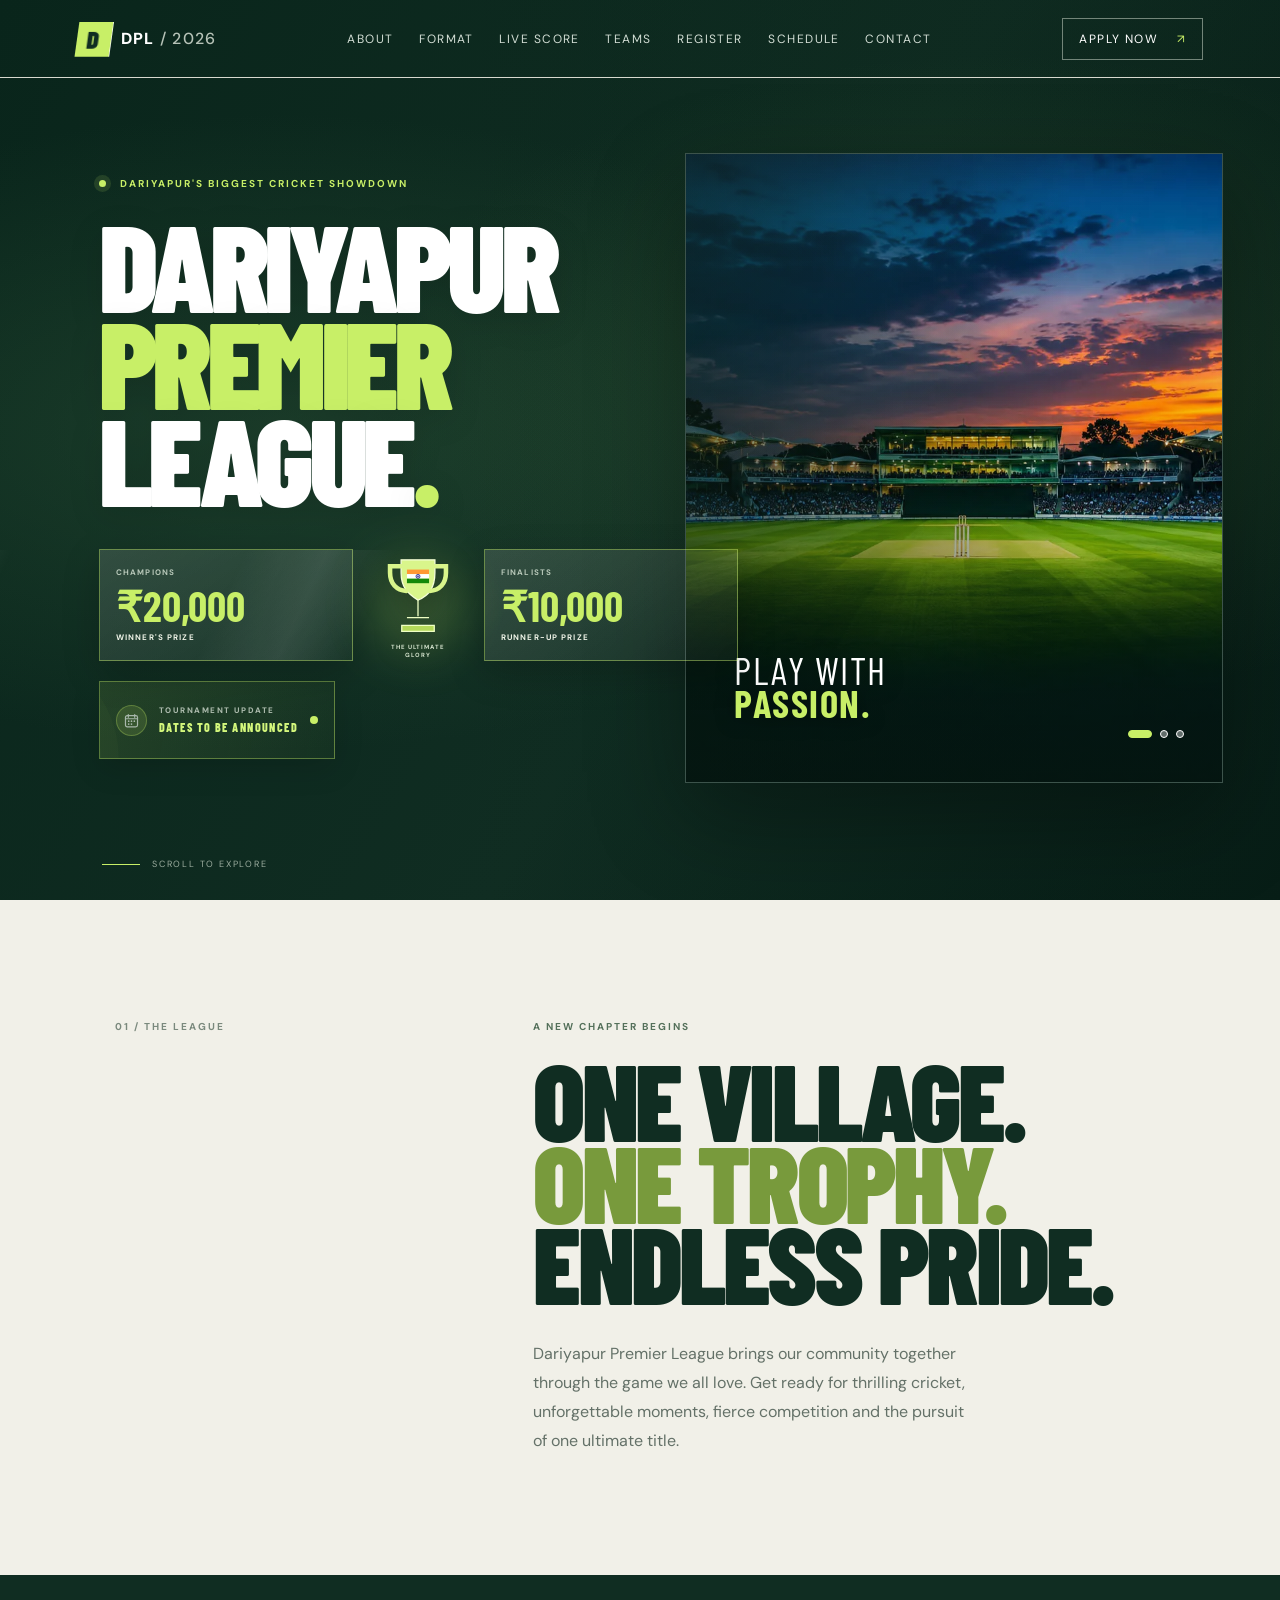
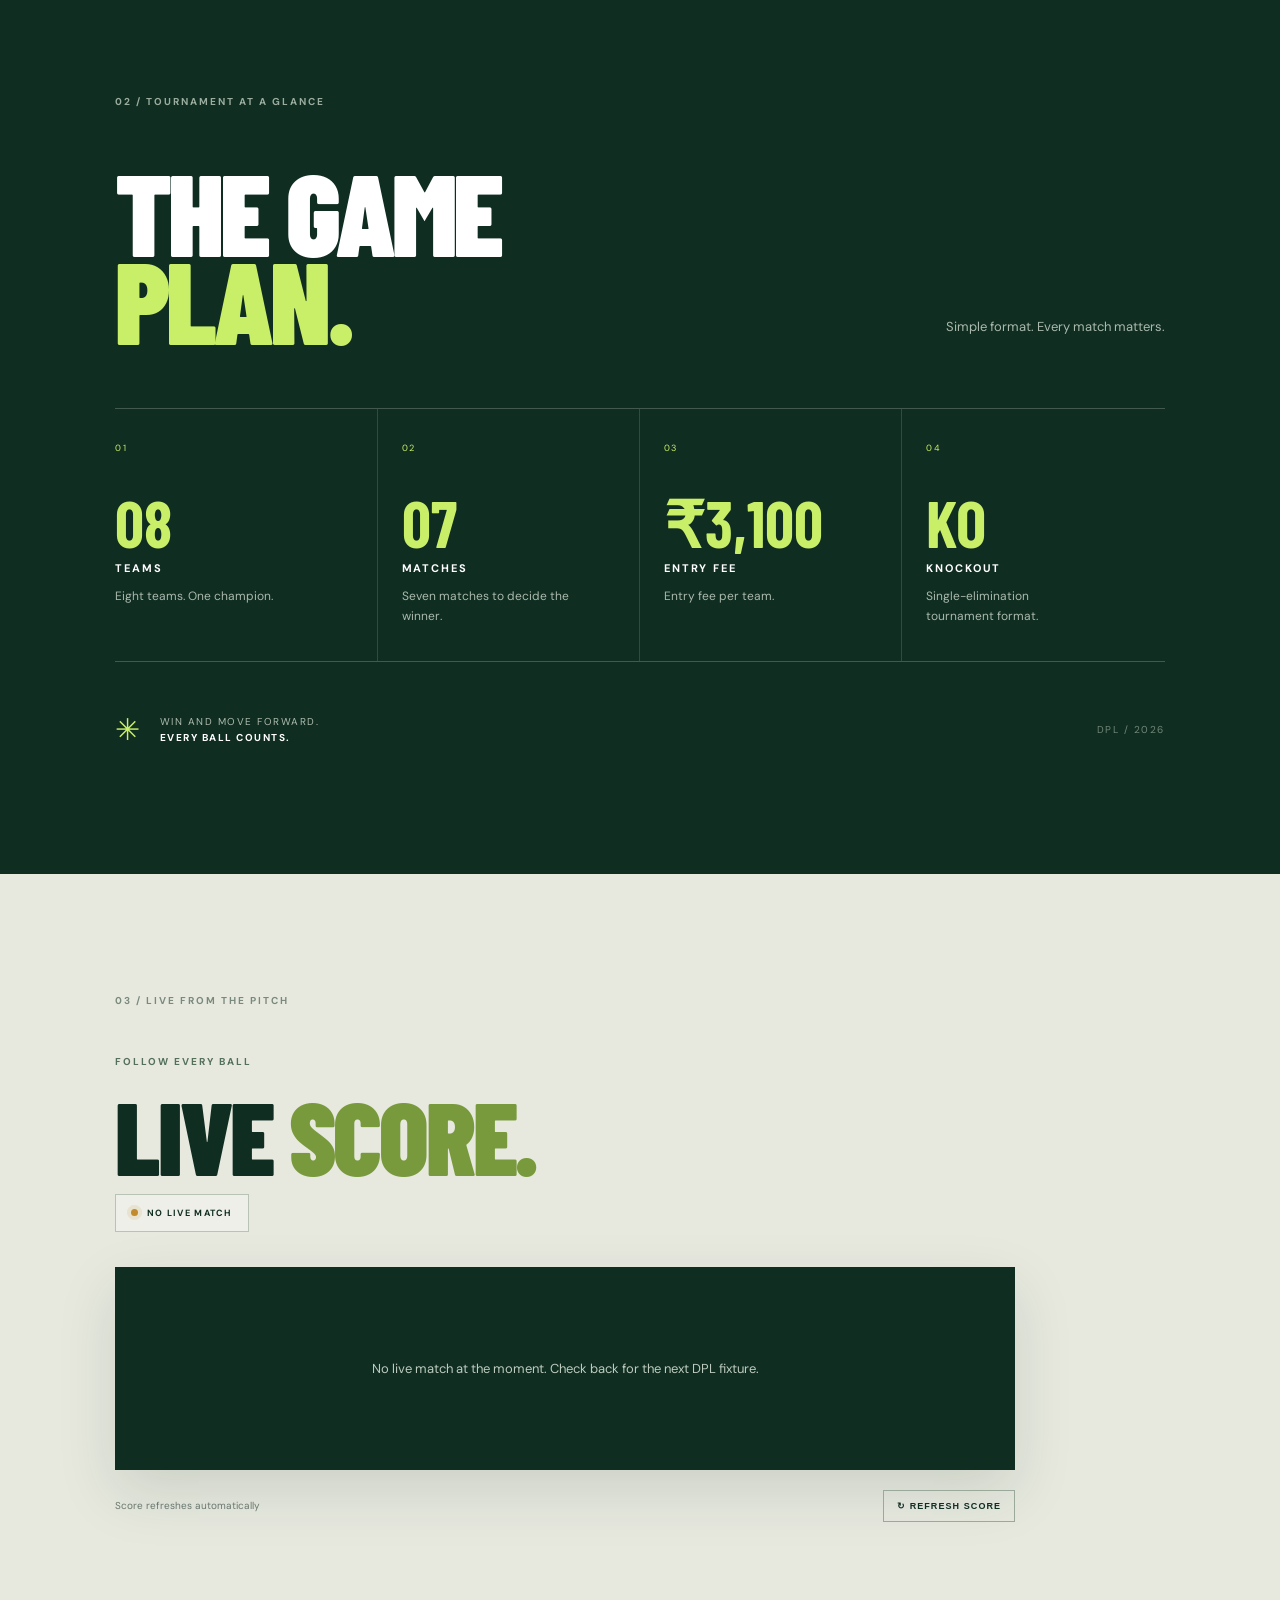
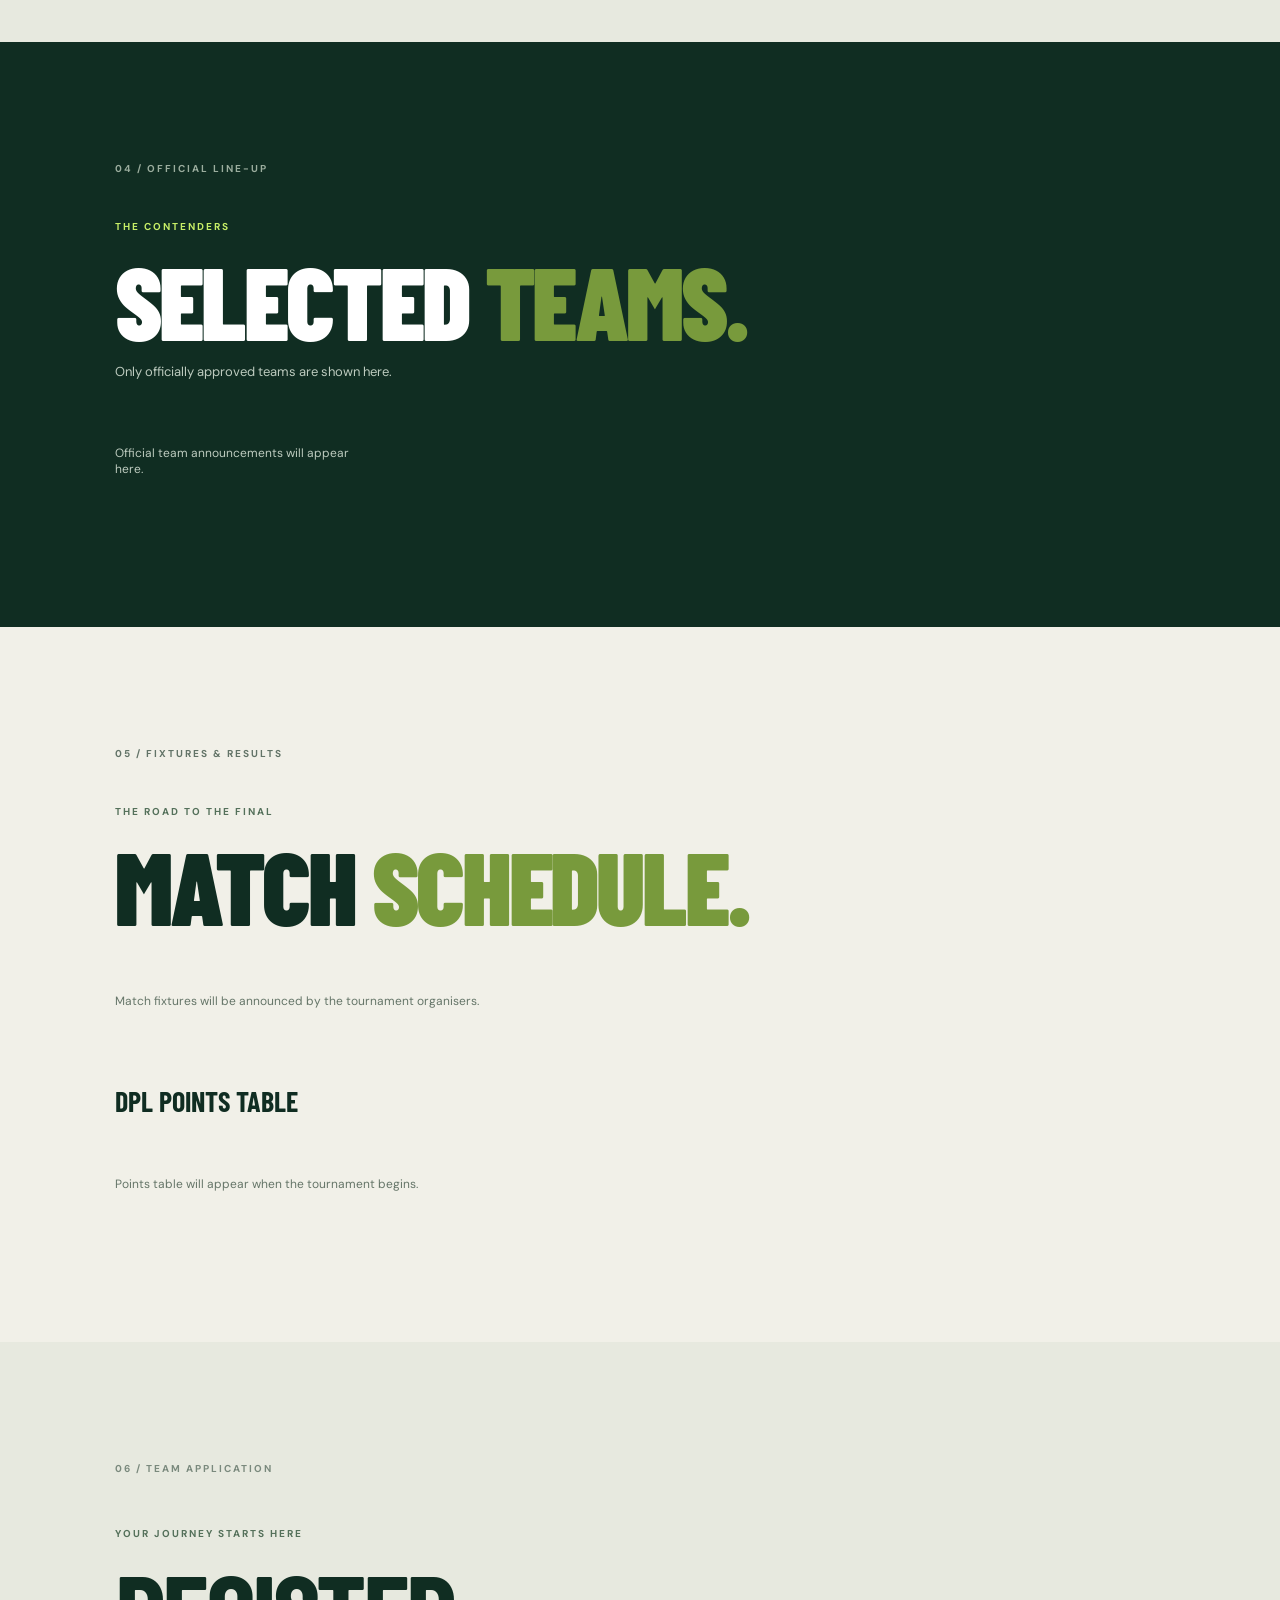
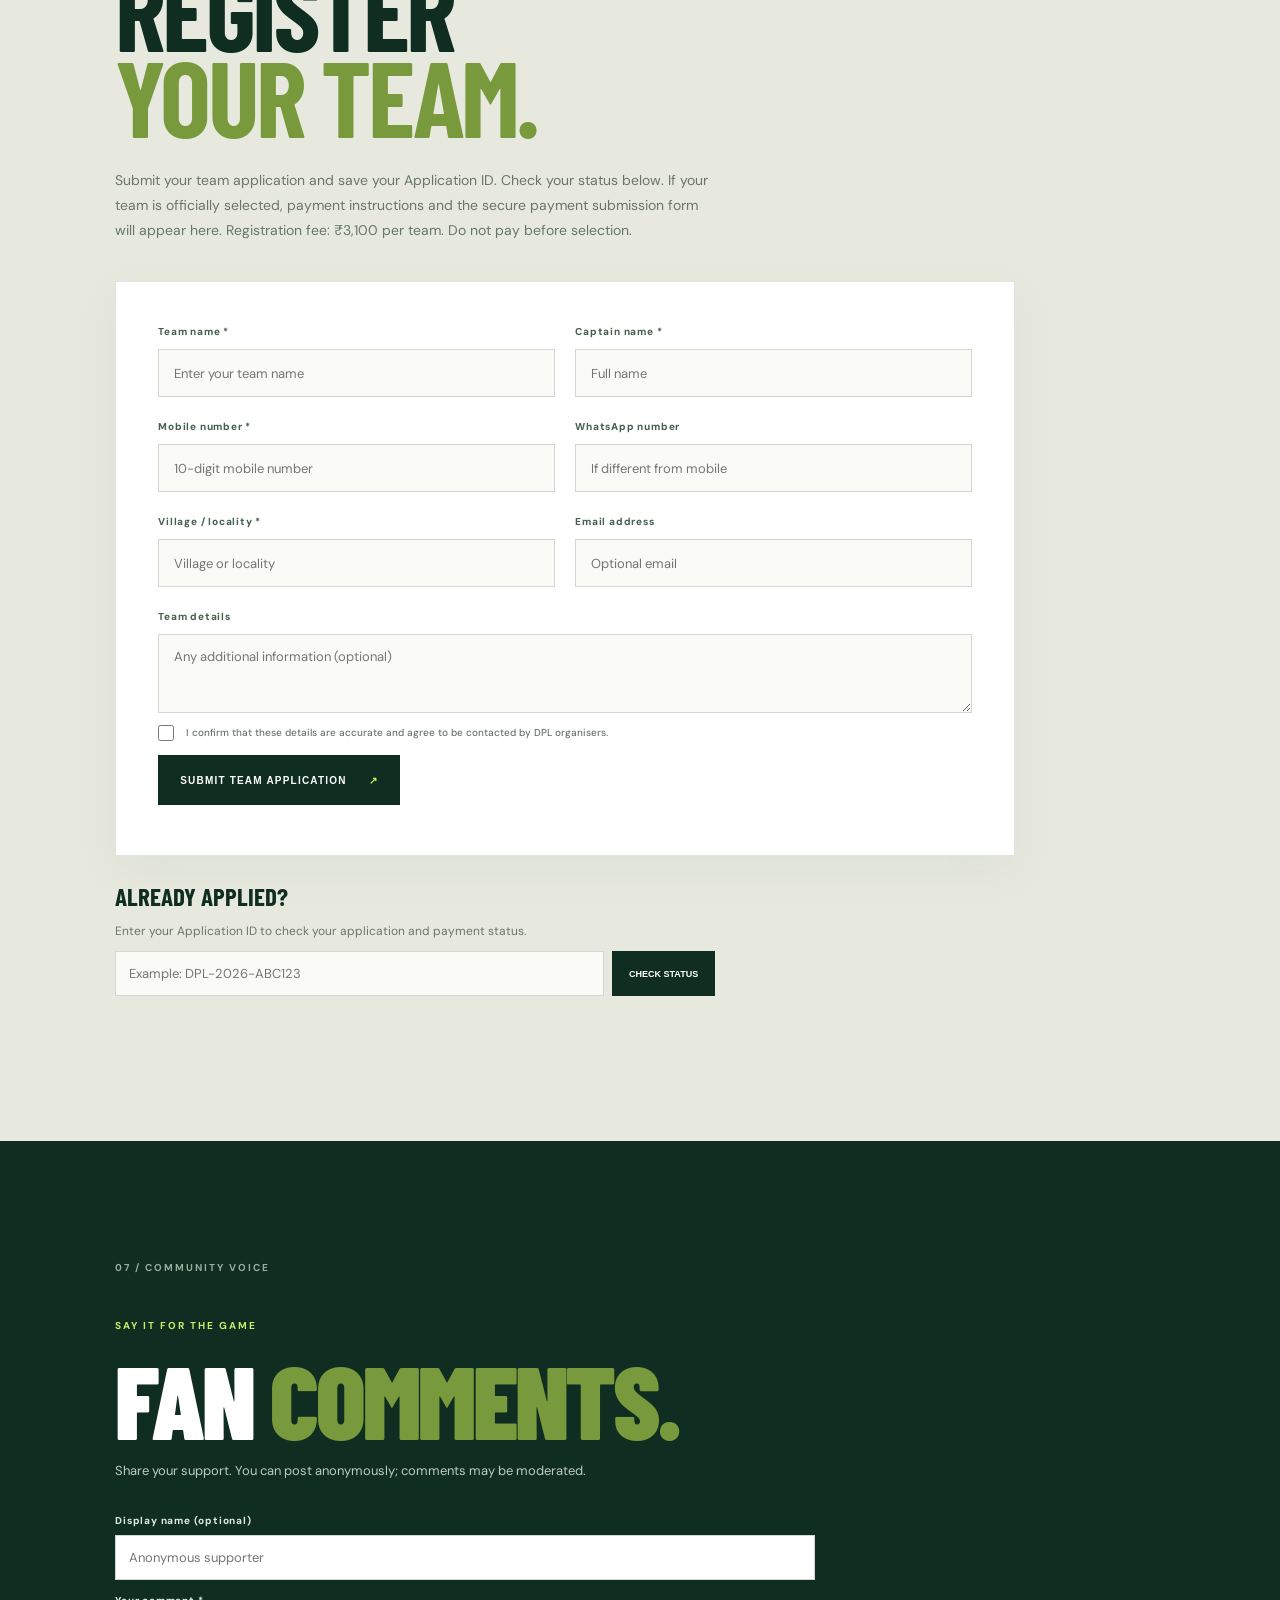
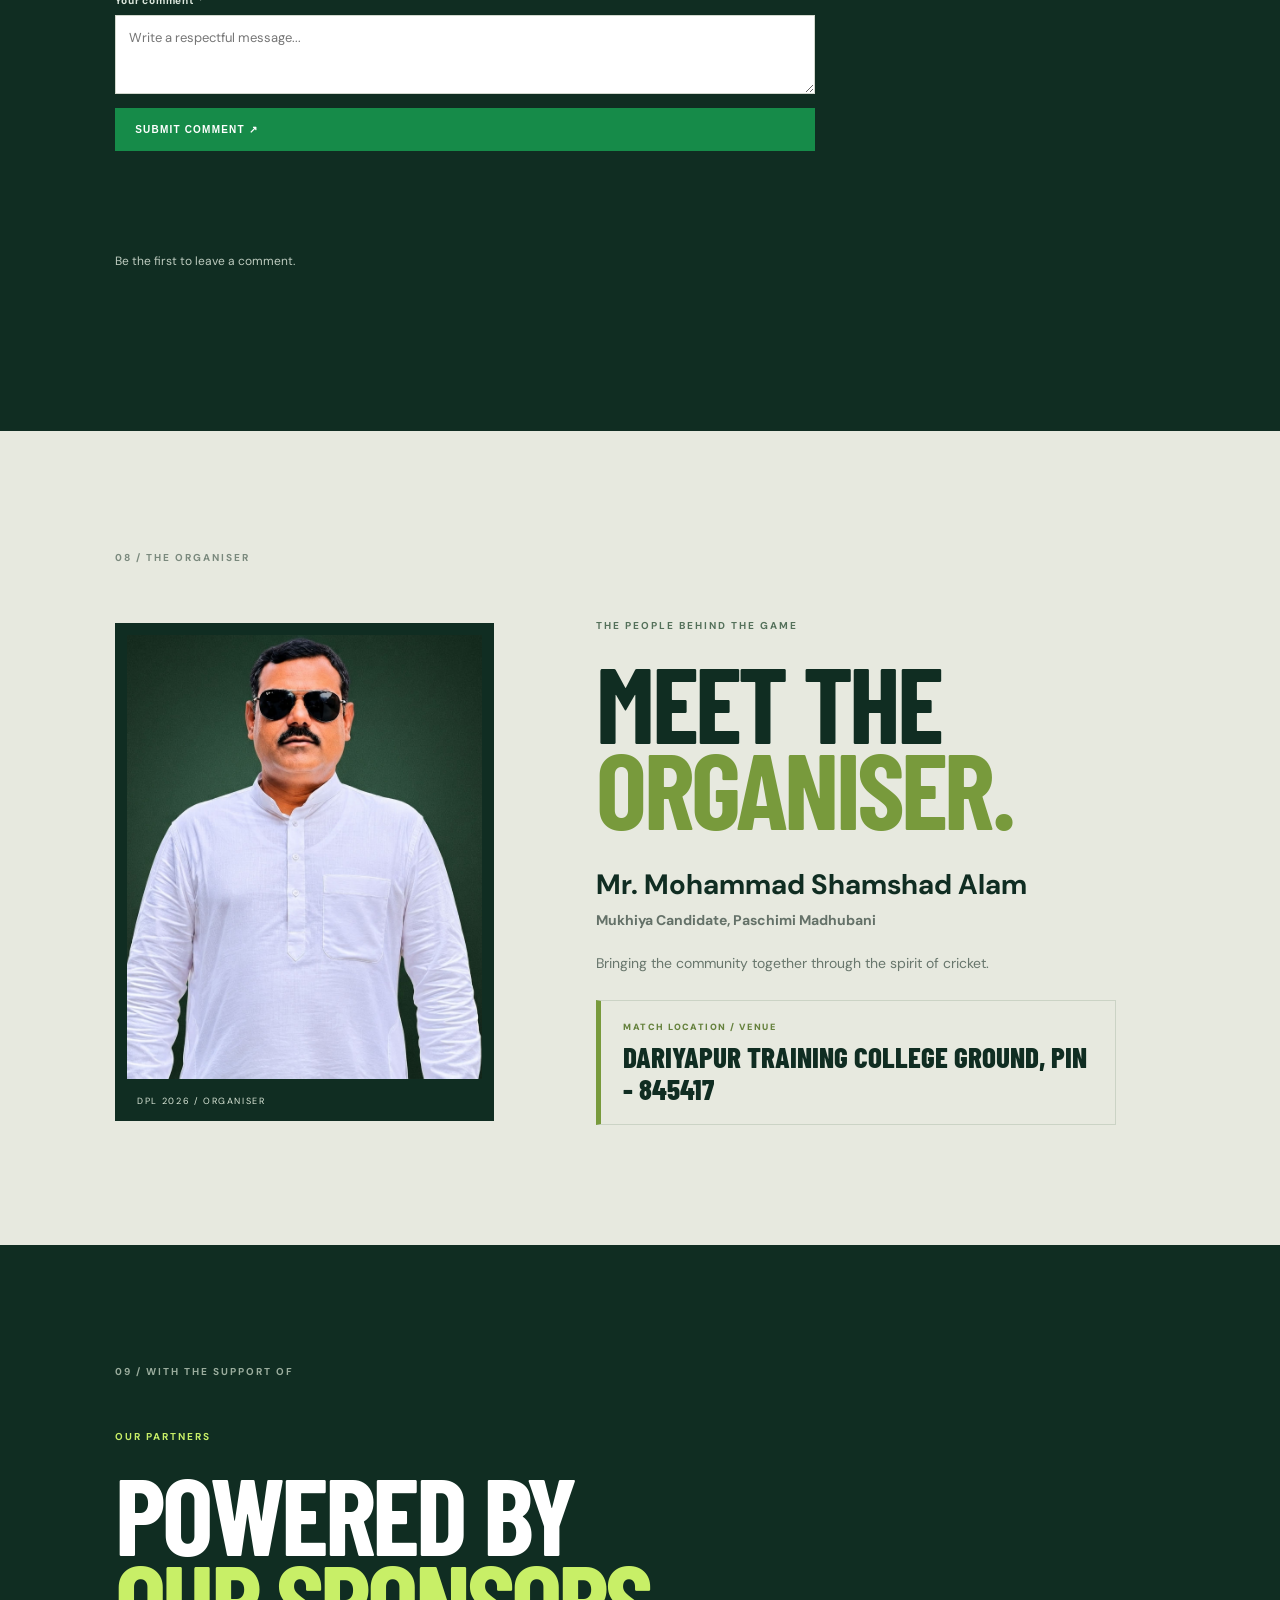
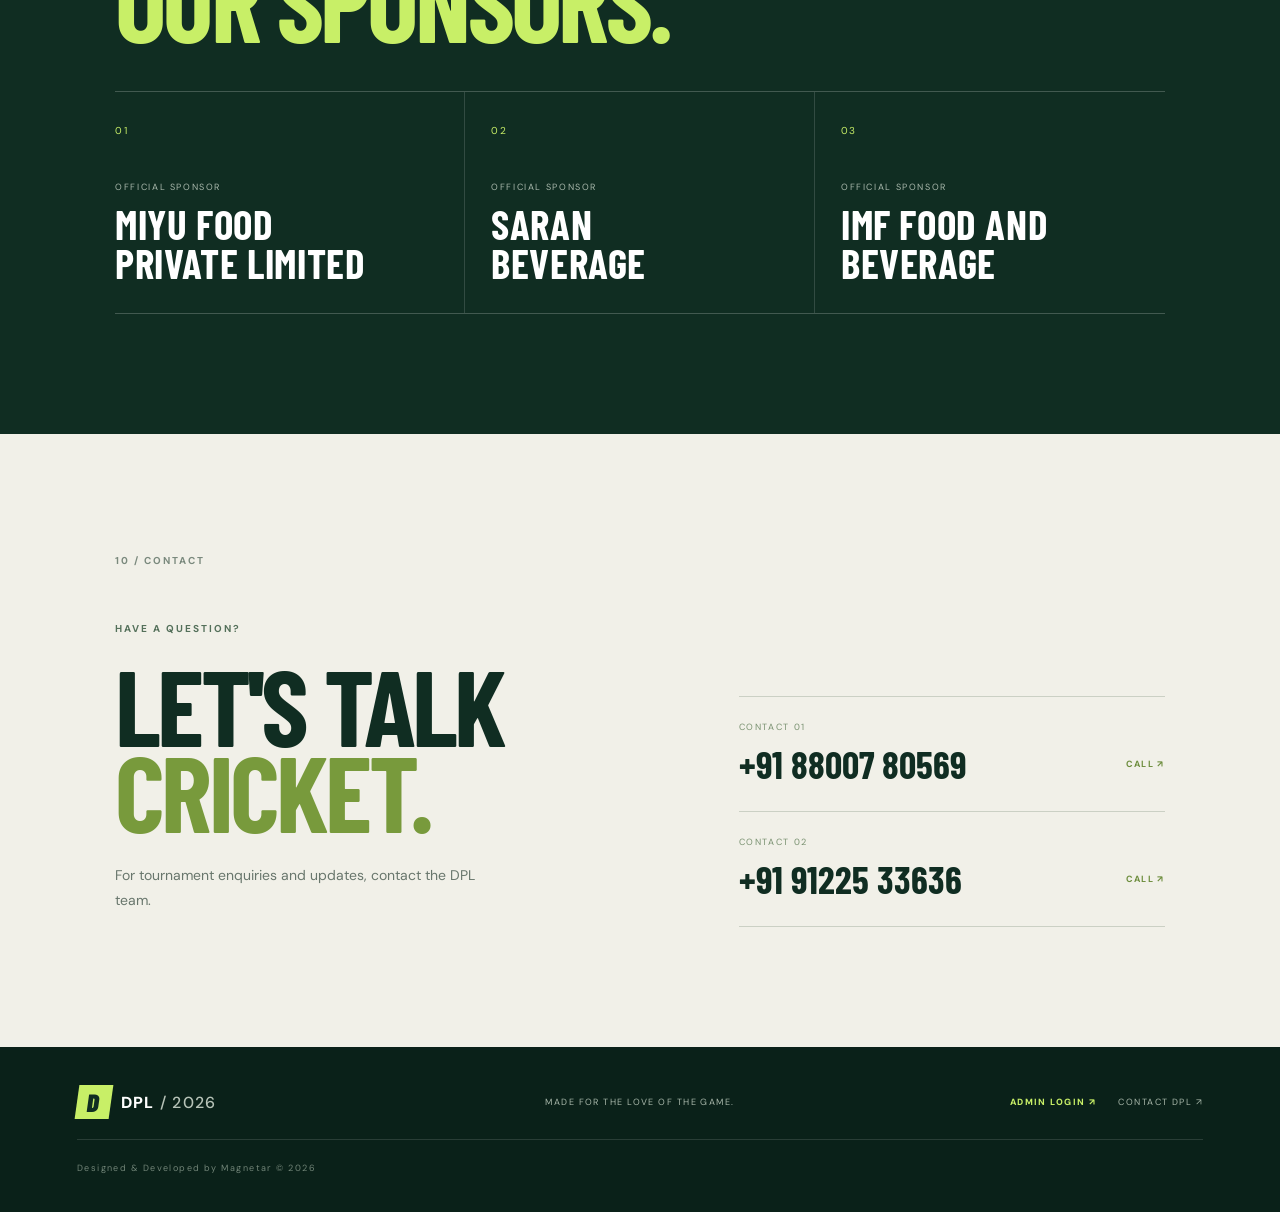
<file: index.html>
<!doctype html>
<html lang="en">
<head>
  <meta charset="utf-8">
  <meta name="viewport" content="width=device-width, initial-scale=1">
  <meta name="theme-color" content="#102d22">
  <meta name="description" content="Dariyapur Premier League — the spirit of cricket, the pride of Dariyapur. DPL 2026 tournament information and updates.">
  <title>Dariyapur Premier League | DPL 2026</title>
  <link rel="preconnect" href="https://fonts.googleapis.com">
  <link rel="preconnect" href="https://fonts.gstatic.com" crossorigin>
  <link href="https://fonts.googleapis.com/css2?family=Barlow+Condensed:wght@500;600;700;800;900&family=DM+Sans:wght@400;500;600;700&display=swap" rel="stylesheet">
  <link rel="stylesheet" href="style.css">
</head>
<body>
  <div class="grain" aria-hidden="true"></div>
  <header class="nav">
    <a class="brand" href="#top" aria-label="DPL home"><span class="brand-mark">D</span><span>DPL<span class="brand-year"> / 2026</span></span></a>
    <nav aria-label="Main navigation">
      <a href="#about">About</a><a href="#format">Format</a><a href="#live-score">Live Score</a><a href="#teams">Teams</a><a href="#registration">Register</a><a href="#schedule">Schedule</a><a href="#contact">Contact</a>
    </nav>
    <a class="nav-cta" href="#registration">Apply now <span>↗</span></a>
  </header>

  <main id="top">
    <section class="hero">
      <div class="hero-copy">
        <p class="eyebrow"><span class="live-dot"></span> DARIYAPUR'S BIGGEST CRICKET SHOWDOWN</p>
        <h1>DARIYAPUR<br><em>PREMIER</em><br>LEAGUE<span class="period">.</span></h1>
        <div class="hero-bottom hero-awards" aria-label="DPL 2026 prize money">
          <article class="award-card award-winner">
            <span class="award-kicker">CHAMPIONS</span>
            <strong class="award-amount">₹20,000</strong>
            <span class="award-place">WINNER'S PRIZE</span>
          </article>
          <div class="hero-trophy" aria-hidden="true">
            <span class="trophy-glow"></span>
            <svg viewBox="0 0 120 132" role="presentation">
              <path d="M34 12h52v20c0 22-10 36-26 42C44 64 34 54 34 32V12Z" fill="#d9f58b" stroke="#f6ffd9" stroke-width="2"/>
              <path d="M34 22H17v10c0 17 10 27 25 28M86 22h17v10c0 17-10 27-25 28" fill="none" stroke="#d9f58b" stroke-width="7" stroke-linecap="round"/>
              <path d="M60 74v25M43 101h34M35 113h50v9H35z" fill="#b4d85a" stroke="#efffc4" stroke-width="2"/>
              <defs>
                <clipPath id="dplCupBowl">
                  <path d="M36 14h48v18c0 20-9 34-24 40-15-6-24-20-24-40V14Z"/>
                </clipPath>
              </defs>
              <g clip-path="url(#dplCupBowl)">
                <rect x="43" y="27" width="34" height="7" fill="#FF9933"/>
                <rect x="43" y="34" width="34" height="7" fill="#FFFFFF"/>
                <rect x="43" y="41" width="34" height="7" fill="#138808"/>
                <circle cx="60" cy="37.5" r="3.1" fill="none" stroke="#000080" stroke-width="1"/>
                <circle cx="60" cy="37.5" r=".65" fill="#000080"/>
                <g stroke="#000080" stroke-width=".45">
                  <path d="M60 34.4v6.2M56.9 37.5h6.2M57.8 35.3l4.4 4.4M62.2 35.3l-4.4 4.4"/>
                </g>
              </g>
            </svg>
            <span class="trophy-caption">THE ULTIMATE<br>GLORY</span>
          </div>
          <article class="award-card award-runner">
            <span class="award-kicker">FINALISTS</span>
            <strong class="award-amount">₹10,000</strong>
            <span class="award-place">RUNNER-UP PRIZE</span>
          </article>
        </div>
        <div class="tournament-date-note date-announcement" role="status" aria-label="Tournament dates to be announced">
          <span class="date-announcement-icon" aria-hidden="true">
            <svg viewBox="0 0 24 24" fill="none" focusable="false"><rect x="3.5" y="5" width="17" height="16" rx="2.5" stroke="currentColor" stroke-width="1.7"/><path d="M7.5 3.5v4M16.5 3.5v4M4 9.5h16" stroke="currentColor" stroke-width="1.7" stroke-linecap="round"/><path d="M8 13h.01M12 13h.01M16 13h.01M8 17h.01M12 17h.01" stroke="currentColor" stroke-width="2.4" stroke-linecap="round"/></svg>
          </span>
          <span class="date-announcement-copy">
            <small>TOURNAMENT UPDATE</small>
            <strong>DATES TO BE ANNOUNCED</strong>
          </span>
          <span class="date-announcement-pulse" aria-hidden="true"></span>
        </div>
      </div>
     
<div class="hero-art hero-slider" aria-label="DPL cricket highlights">
    <div class="hero-slides">
      <img src="assets/hero-slide-1.webp" alt="DPL cricket stadium under floodlights" class="hero-slide is-active" fetchpriority="high">
      <img src="assets/hero-slide-2.webp" alt="DPL cricket action with batsman, bowler and wicketkeeper" class="hero-slide" loading="lazy">
      <img src="assets/hero-slide-3.webp" alt="DPL cricket batsman playing a powerful shot" class="hero-slide" loading="lazy">
    </div>
    <div class="video-overlay"></div>
    <div class="art-caption">PLAY WITH<br><b>PASSION.</b></div>
    <div class="hero-slider-dots" aria-label="Choose hero slide">
      <button type="button" class="is-active" aria-label="Show slide 1" aria-current="true"></button>
      <button type="button" aria-label="Show slide 2"></button>
      <button type="button" aria-label="Show slide 3"></button>
    </div>
  </div>

      <div class="hero-scroll"><span></span> SCROLL TO EXPLORE</div>
    </section>

    <section class="intro section" id="about">
      <div class="section-label">01 / THE LEAGUE</div>
      <div class="intro-content">
        <p class="eyebrow dark">A NEW CHAPTER BEGINS</p>
        <h2>ONE VILLAGE.<br><em>ONE TROPHY.</em><br>ENDLESS PRIDE.</h2>
        <p class="intro-text">Dariyapur Premier League brings our community together through the game we all love. Get ready for thrilling cricket, unforgettable moments, fierce competition and the pursuit of one ultimate title.</p>
      </div>
    </section>

    <section class="facts section" id="format">
      <div class="section-label light-label">02 / TOURNAMENT AT A GLANCE</div>
      <div class="facts-head"><h2>THE GAME<br><em>PLAN.</em></h2><p>Simple format. Every match matters.</p></div>
      <div class="fact-grid">
        <article class="fact"><span class="fact-no">01</span><strong>08</strong><h3>TEAMS</h3><p>Eight teams. One champion.</p></article>
        <article class="fact"><span class="fact-no">02</span><strong>07</strong><h3>MATCHES</h3><p>Seven matches to decide the winner.</p></article>
        <article class="fact"><span class="fact-no">03</span><strong>₹3,100</strong><h3>ENTRY FEE</h3><p>Entry fee per team.</p></article>
        <article class="fact"><span class="fact-no">04</span><strong>KO</strong><h3>KNOCKOUT</h3><p>Single-elimination tournament format.</p></article>
      </div>
      <div class="format-note"><span class="note-star">✳</span><span>WIN AND MOVE FORWARD.<br><b>EVERY BALL COUNTS.</b></span><span class="note-side">DPL / 2026</span></div>
    </section>

    <section class="live-score-section section" id="live-score">
      <div class="section-label">03 / LIVE FROM THE PITCH</div>
      <div class="live-section-heading"><div><p class="eyebrow dark">FOLLOW EVERY BALL</p><h2>LIVE <em>SCORE.</em></h2></div><span class="live-status is-upcoming" id="live-status"><i></i><b>NO LIVE MATCH</b></span></div>
      <div id="live-match-card" class="live-match-card" aria-live="polite"><div class="score-empty">No live match at the moment. Check back for the next DPL fixture.</div></div>
      <div class="score-link-row"><span id="score-updated">Score refreshes automatically</span><button type="button" id="refresh-score" class="score-refresh">↻ REFRESH SCORE</button></div>
    </section>

    <section class="teams-section section" id="teams">
      <div class="section-label light-label">04 / OFFICIAL LINE-UP</div>
      <div class="teams-heading"><p class="eyebrow">THE CONTENDERS</p><h2>SELECTED <em>TEAMS.</em></h2><p>Only officially approved teams are shown here.</p></div>
      <div id="public-teams" class="public-team-grid"><p class="empty-note">Official team announcements will appear here.</p></div>
    </section>

    <section class="schedule-section section" id="schedule">
      <div class="section-label">05 / FIXTURES & RESULTS</div>
      <div class="teams-heading"><p class="eyebrow dark">THE ROAD TO THE FINAL</p><h2>MATCH <em>SCHEDULE.</em></h2></div>
      <div id="public-schedule" class="schedule-list"><p class="empty-note">Match fixtures will be announced by the tournament organisers.</p></div>
      <div class="points-wrap"><h3>DPL POINTS TABLE</h3><div id="public-points" class="table-scroll"><p class="empty-note">Points table will appear when the tournament begins.</p></div></div>
    </section>

    <section class="registration section" id="registration">
      <div class="section-label">06 / TEAM APPLICATION</div>
      <div class="registration-heading">
        <p class="eyebrow dark">YOUR JOURNEY STARTS HERE</p>
        <h2>REGISTER<br><em>YOUR TEAM.</em></h2>
        <p class="registration-intro">Submit your team application and save your Application ID. Check your status below. If your team is officially selected, payment instructions and the secure payment submission form will appear here. Registration fee: ₹3,100 per team. Do not pay before selection.</p>
      </div>
      <form id="team-registration-form" class="dpl-form" novalidate>
        <div class="form-grid">
          <label>Team name *<input name="teamName" required maxlength="70" autocomplete="organization" placeholder="Enter your team name"></label>
          <label>Captain name *<input name="captainName" required maxlength="70" autocomplete="name" placeholder="Full name"></label>
          <label>Mobile number *<input name="phone" required inputmode="tel" pattern="[0-9+() -]{8,18}" maxlength="18" placeholder="10-digit mobile number"></label>
          <label>WhatsApp number<input name="whatsapp" inputmode="tel" maxlength="18" placeholder="If different from mobile"></label>
          <label>Village / locality *<input name="location" required maxlength="100" placeholder="Village or locality"></label>
          <label>Email address<input name="email" type="email" maxlength="120" placeholder="Optional email"></label>
          <label class="full-field">Team details<textarea name="notes" rows="3" maxlength="500" placeholder="Any additional information (optional)"></textarea></label>
        </div>
        <label class="consent-line"><input type="checkbox" name="consent" required> I confirm that these details are accurate and agree to be contacted by DPL organisers.</label>
        <button class="dpl-submit" type="submit">SUBMIT TEAM APPLICATION <span>↗</span></button>
        <p class="form-feedback" id="registration-feedback" role="status" aria-live="polite"></p>
      </form>
      <div class="application-lookup"><h3>ALREADY APPLIED?</h3><p>Enter your Application ID to check your application and payment status.</p><form id="application-lookup-form"><input name="applicationId" required maxlength="40" placeholder="Example: DPL-2026-ABC123" aria-label="Application ID"><button type="submit">CHECK STATUS</button></form><div id="application-lookup-result" role="status" aria-live="polite"></div></div>
      <div id="selected-payment-panel" class="selected-payment-panel" hidden>
        <div class="payment-heading"><p class="eyebrow dark">OFFICIAL PAYMENT DETAILS</p><h2>COMPLETE <em>PAYMENT.</em></h2><p>Your team has been selected. Pay exactly ₹3,100 to the verified UPI account below, then submit your payment details for manual verification.</p></div>
        <div class="upi-payment-card">
          <div class="upi-qr-wrap"><img src="assets/upi-qr.png" alt="UPI QR code for DPL 2026 team registration fee of 3100 rupees"><small>SCAN WITH PHONEPE OR ANY UPI APP</small></div>
          <div class="upi-details"><span class="payment-label">PAYMENT AMOUNT</span><strong class="upi-amount">₹3,100</strong><span class="payment-label">VERIFIED BENEFICIARY</span><strong>Murshid Iqubal Khan</strong><span class="payment-label">UPI ID</span><code>9990966745@ybl</code><button type="button" id="copy-upi" class="copy-upi">COPY UPI ID</button><p class="payment-warning">Before entering your UPI PIN, confirm that the recipient name shown in your payment app is <b>Murshid Iqubal Khan</b>.</p>
          </div>
        </div>
        <form id="payment-form" class="dpl-form" novalidate>
          <input type="hidden" name="applicationId" id="payment-application-id">
          <div class="form-grid">
            <label>Beneficiary name shown in payment app *<input name="beneficiaryName" required maxlength="100" placeholder="Confirm recipient name"></label>
            <label>Transaction / UTR ID *<input name="transactionId" required maxlength="80" placeholder="Enter transaction reference"></label>
            <label>Amount paid (₹) *<input name="amount" required type="number" min="3100" max="3100" step="1" value="3100" readonly></label>
            <label>Payment date *<input name="paymentDate" required type="date"></label>
            <label class="full-field">Payment proof (JPG, PNG or PDF; max 4 MB) *<input name="proof" type="file" accept="image/jpeg,image/png,application/pdf" required></label>
          </div>
          <div class="policy-box"><h3>DPL 2026 – Payment, Cancellation &amp; Refund Policy</h3><ol><li>The team registration fee is ₹3,100 per team.</li><li>Payment must be made only after the team has been officially selected by the DPL administration.</li><li>Once payment has been successfully completed, the registration fee is <b>non-refundable</b>.</li><li>Teams cannot claim a refund simply because they decide not to participate, withdraw from the tournament or are unable to attend.</li><li>Captains must carefully verify all payment details before making payment.</li><li>If a payment is accidentally duplicated or received in excess, the organiser will review the transaction and address the issue appropriately.</li><li>If the tournament is cancelled by the organiser, postponed indefinitely or cannot be conducted, the organiser will communicate the applicable refund or alternative arrangements to the participating teams.</li></ol><p>By submitting payment, the team captain confirms that they have read and accepted these terms.</p></div>
          <label class="consent-line policy-consent"><input type="checkbox" name="policyAccepted" required> I have read and accept the DPL 2026 Payment, Cancellation &amp; Refund Policy.</label>
          <button class="dpl-submit" type="submit">SUBMIT PAYMENT FOR VERIFICATION <span>↗</span></button><p class="form-feedback" id="payment-feedback" role="status" aria-live="polite"></p>
        </form>
      </div>
    </section>

    <section class="comments-section section" id="comments">
      <div class="section-label light-label">07 / COMMUNITY VOICE</div>
      <div class="teams-heading"><p class="eyebrow">SAY IT FOR THE GAME</p><h2>FAN <em>COMMENTS.</em></h2><p>Share your support. You can post anonymously; comments may be moderated.</p></div>
      <form id="comment-form" class="comment-form"><label>Display name (optional)<input name="displayName" maxlength="35" placeholder="Anonymous supporter"></label><label>Your comment *<textarea name="message" rows="3" maxlength="500" required placeholder="Write a respectful message..."></textarea></label><button type="submit" class="dpl-submit comment-submit">SUBMIT COMMENT ↗</button><p id="comment-feedback" class="form-feedback" role="status"></p></form>
      <div id="public-comments" class="comment-list"><p class="empty-note">Be the first to leave a comment.</p></div>
    </section>

    <section class="organiser section" id="organiser">
      <div class="section-label">08 / THE ORGANISER</div>
      <div class="organiser-layout">
        <div class="organiser-photo-wrap">
          <img src="assets/organiser-photo.jpg" alt="Mr. Mohammad Shamshad Alam" class="organiser-photo">
          <span class="organiser-photo-caption">DPL 2026 / ORGANISER</span>
        </div>
        <div class="organiser-copy">
          <p class="eyebrow dark">THE PEOPLE BEHIND THE GAME</p>
          <h2>MEET THE<br><em>ORGANISER.</em></h2>
          <h3>Mr. Mohammad Shamshad Alam</h3>
          <p class="organiser-role">Mukhiya Candidate, Paschimi Madhubani</p>
          <p class="organiser-description">Bringing the community together through the spirit of cricket.</p>
          <div class="organiser-venue-box" aria-label="Match location and venue">
            <span class="venue-box-label">MATCH LOCATION / VENUE</span>
            <strong class="venue-box-name">DARIYAPUR TRAINING COLLEGE GROUND, PIN - 845417</strong>
          </div>
        </div>
      </div>
    </section>

    <section class="sponsors section" id="sponsors">
      <div class="section-label light-label">09 / WITH THE SUPPORT OF</div>
      <div class="sponsors-heading">
        <p class="eyebrow">OUR PARTNERS</p>
        <h2>POWERED BY<br><em>OUR SPONSORS.</em></h2>
      </div>
      <div class="sponsor-grid">
        <article class="sponsor-card"><span class="sponsor-index">01</span><p>OFFICIAL SPONSOR</p><h3>MIYU FOOD<br>PRIVATE LIMITED</h3></article>
        <article class="sponsor-card"><span class="sponsor-index">02</span><p>OFFICIAL SPONSOR</p><h3>SARAN<br>BEVERAGE</h3></article>
        <article class="sponsor-card"><span class="sponsor-index">03</span><p>OFFICIAL SPONSOR</p><h3>IMF FOOD AND<br>BEVERAGE</h3></article>
      </div>
    </section>

    <section class="contact section" id="contact">
      <div class="section-label">10 / CONTACT</div>
      <div class="contact-layout">
        <div>
          <p class="eyebrow dark">HAVE A QUESTION?</p>
          <h2>LET'S TALK<br><em>CRICKET.</em></h2>
          <p class="contact-intro">For tournament enquiries and updates, contact the DPL team.</p>
        </div>
        <div class="contact-numbers">

    <a href="tel:+918800780569">
        <span>CONTACT 01</span>
        <strong>+91 88007 80569</strong>
        <b>CALL ↗</b>
    </a>

    <a href="tel:+919122533636">
        <span>CONTACT 02</span>
        <strong>+91 91225 33636</strong>
        <b>CALL ↗</b>
    </a>

</div>
      </div>
    </section>
  </main>

  <footer class="footer">
    <a class="brand footer-brand" href="#top"><span class="brand-mark">D</span><span>DPL<span class="brand-year"> / 2026</span></span></a>
    <p>MADE FOR THE LOVE OF THE GAME.</p>
    <div class="footer-actions"><a href="admin.html" class="footer-admin">ADMIN LOGIN ↗</a><a href="#contact" class="back-top">CONTACT DPL ↗</a></div>
    <small>Designed & Developed by Magnetar © 2026</small>
  </footer>
  <script src="config.js"></script>
  <script src="script.js"></script>
</body>
</html>
</file>
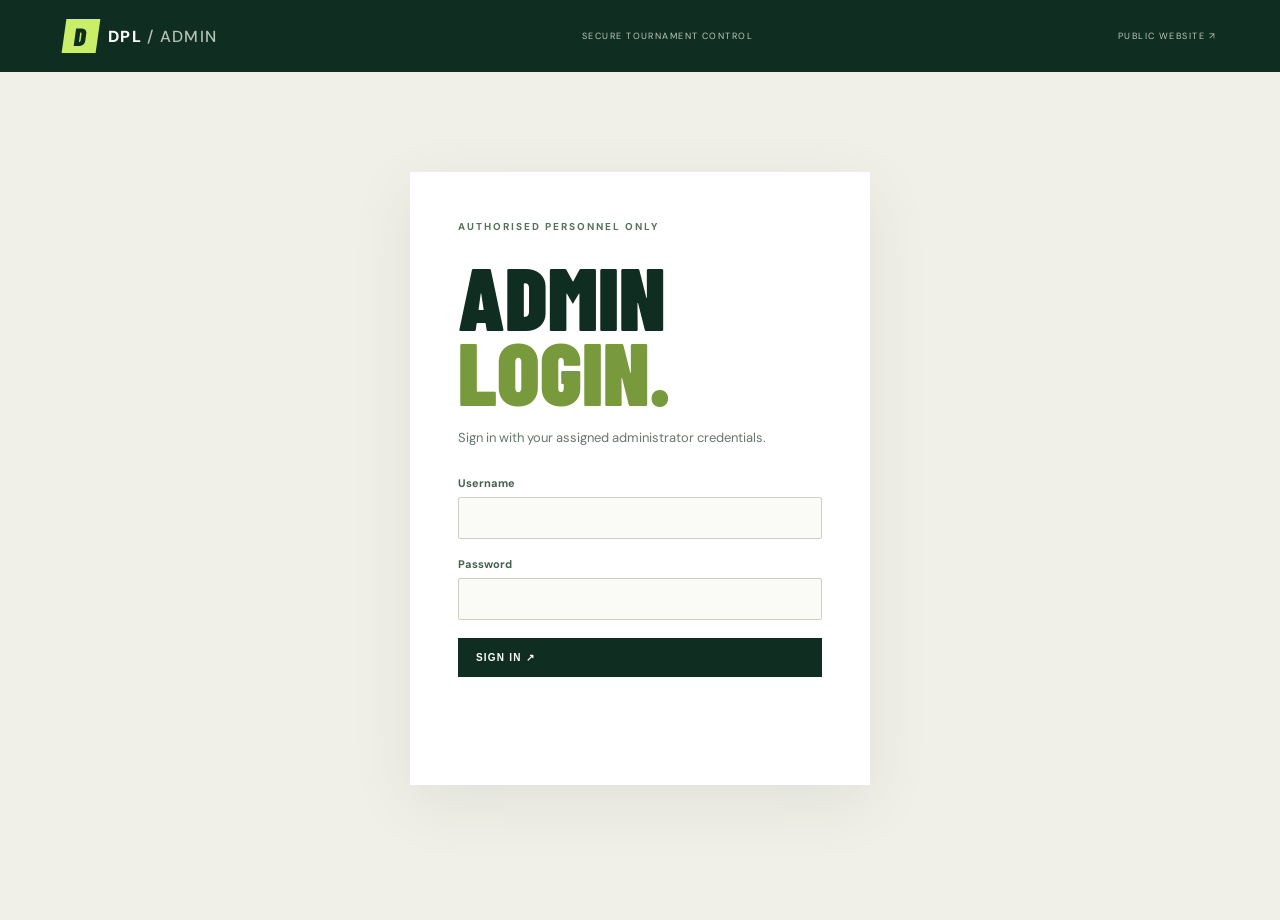
<file: admin.html>
<!doctype html>
<html lang="en"><head><meta charset="utf-8"><meta name="viewport" content="width=device-width,initial-scale=1"><meta name="theme-color" content="#102d22"><title>DPL Admin Dashboard</title><link rel="preconnect" href="https://fonts.googleapis.com"><link href="https://fonts.googleapis.com/css2?family=Barlow+Condensed:wght@600;700;800;900&family=DM+Sans:wght@400;500;600;700&display=swap" rel="stylesheet"><link rel="stylesheet" href="style.css"><link rel="stylesheet" href="admin.css"></head>
<body class="admin-body"><header class="admin-header"><a class="brand" href="index.html"><span class="brand-mark">D</span><span>DPL<span class="brand-year"> / ADMIN</span></span></a><span class="admin-header-note">SECURE TOURNAMENT CONTROL</span><a href="index.html" class="admin-back">PUBLIC WEBSITE ↗</a></header>
<main class="admin-shell"><section id="login-panel" class="admin-login"><p class="eyebrow dark">AUTHORISED PERSONNEL ONLY</p><h1>ADMIN <em>LOGIN.</em></h1><p>Sign in with your assigned administrator credentials.</p><form id="login-form"><label>Username<input name="username" required autocomplete="username"></label><label>Password<input name="password" required type="password" autocomplete="current-password"></label><button class="dpl-submit" type="submit">SIGN IN ↗</button><p id="login-feedback" class="form-feedback" role="status"></p></form></section>
<section id="dashboard-panel" hidden><div class="dashboard-heading"><div><p class="eyebrow dark">DARIYAPUR PREMIER LEAGUE</p><h1>CONTROL <em>ROOM.</em></h1><p id="admin-identity"></p></div><button id="logout-button" class="outline-button">SIGN OUT</button></div><form id="password-form" class="inline-admin-form password-change-form"><label>Current password<input name="currentPassword" type="password" required autocomplete="current-password"></label><label>New password (14+ characters)<input name="newPassword" type="password" minlength="14" required autocomplete="new-password"></label><button class="dpl-submit">CHANGE MY PASSWORD</button></form><nav class="admin-tabs" id="admin-tabs"><button data-tab="scoring" class="active">LIVE SCORING</button><button data-tab="applications" data-role="MAIN_ADMIN">APPLICATIONS</button><button data-tab="payments" data-role="MAIN_ADMIN">PAYMENTS</button><button data-tab="teams" data-role="MAIN_ADMIN">TEAMS</button><button data-tab="matches" data-role="MAIN_ADMIN">MATCHES</button><button data-tab="comments" data-role="MAIN_ADMIN">COMMENTS</button><button data-tab="admins" data-role="MAIN_ADMIN">ADMINS</button><button data-tab="logs" data-role="MAIN_ADMIN">ACTIVITY LOG</button></nav>
<div id="dashboard-feedback" class="form-feedback" role="status"></div>
<section class="admin-view" data-view="scoring"><div class="admin-view-head"><div><h2>LIVE SCORING</h2><p>Ball-by-ball scoring controls and match state.</p></div><button id="load-matches" class="outline-button">REFRESH MATCHES</button></div><div class="admin-card"><label>Match<select id="score-match"><option value="">Select a live or upcoming match</option></select></label><div id="score-context" class="score-context">Select a match to load its scoring state.</div><div class="score-controls"><button data-ball="0">0</button><button data-ball="1">1</button><button data-ball="2">2</button><button data-ball="3">3</button><button data-ball="4">4</button><button data-ball="6">6</button><button data-ball="W" class="danger-control">WICKET</button><button data-ball="WD">WIDE</button><button data-ball="NB">NO BALL</button><button data-ball="B">BYE</button><button data-ball="LB">LEG BYE</button><button data-ball="UNDO" class="undo-control">UNDO</button></div><div class="score-selectors"><label>Striker<select id="striker"><option value="">Select striker</option></select></label><label>Non-striker<select id="non-striker"><option value="">Select non-striker</option></select></label><label>Bowler<select id="bowler"><option value="">Select bowler</option></select></label></div><div class="score-actions"><button id="save-players" class="dpl-submit">SAVE PLAYERS</button><select id="match-status"><option>Upcoming</option><option>Live</option><option>Break</option><option>Completed</option></select><button id="save-match-status" class="outline-button">UPDATE STATUS</button></div><p class="admin-hint">Scoring actions are validated and recorded by the backend. Wicket type and dismissed batter can be configured in the next scoring workflow iteration.</p></div><div id="scorecard-panel" class="admin-card"><h3>SCORECARD</h3><div id="scorecard-content">Select a match.</div></div></section>
<section class="admin-view" data-view="applications" hidden><div class="admin-view-head"><div><h2>TEAM APPLICATIONS</h2><p>Review applicant details and select or reject applications.</p></div><button class="outline-button" data-refresh="applications">REFRESH</button></div><div id="applications-list" class="admin-list"></div></section>
<section class="admin-view" data-view="payments" hidden><div class="admin-view-head"><div><h2>PAYMENT VERIFICATION</h2><p>Inspect transaction references and payment proof. No payment is auto-approved.</p></div><button class="outline-button" data-refresh="payments">REFRESH</button></div><div id="payments-list" class="admin-list"></div><div id="proof-preview" class="proof-preview" hidden><button type="button" id="close-proof" class="outline-button">CLOSE PROOF</button><div id="proof-content"></div></div></section>
<section class="admin-view" data-view="teams" hidden><div class="admin-view-head"><div><h2>TEAMS & PLAYERS</h2><p>Officially selected teams and their playing squad.</p></div><button class="outline-button" data-refresh="teams">REFRESH</button></div><form id="player-form" class="inline-admin-form"><label>Team<select name="teamId" required></select></label><label>Player name<input name="playerName" required maxlength="70"></label><label>Role<select name="role"><option>Batter</option><option>Bowler</option><option>All-rounder</option><option>Wicketkeeper</option></select></label><button class="dpl-submit">ADD PLAYER</button></form><div id="teams-list" class="admin-list"></div></section>
<section class="admin-view" data-view="matches" hidden><div class="admin-view-head"><div><h2>MATCH MANAGEMENT</h2><p>Create fixtures and manage match metadata.</p></div><button class="outline-button" data-refresh="matches">REFRESH</button></div><form id="match-form" class="inline-admin-form"><label>Team A<select name="teamAId" required></select></label><label>Team B<select name="teamBId" required></select></label><label>Date & time<input name="matchDate" type="datetime-local" required></label><label>Venue<input name="venue" maxlength="100"></label><label>Overs<input name="overs" type="number" min="1" max="50" value="10" required></label><button class="dpl-submit">CREATE FIXTURE</button></form><form id="xi-form" class="inline-admin-form xi-form"><label>Match<select name="matchId" id="xi-match" required></select></label><label>Team<select name="teamId" id="xi-team" required></select></label><label class="xi-player-label">Playing XI (select exactly 11)<select name="playerIds" id="xi-players" multiple size="8" required></select></label><button class="dpl-submit">SAVE PLAYING XI</button></form><form id="result-form" class="inline-admin-form"><label>Completed match<select name="matchId" id="result-match" required></select></label><label>Winner<select name="winnerTeamId" id="result-winner" required><option value="">Select winner</option><option value="TIE">Tie</option></select></label><label>Result text<input name="result" maxlength="180" placeholder="e.g. Team HTK-2026-001 won by 5 wickets"></label><button class="dpl-submit">SAVE RESULT & UPDATE POINTS</button></form><div id="matches-list" class="admin-list"></div></section>
<section class="admin-view" data-view="comments" hidden><div class="admin-view-head"><div><h2>COMMENT MODERATION</h2><p>Review, hide or delete public comments.</p></div><button class="outline-button" data-refresh="comments">REFRESH</button></div><div id="comments-list" class="admin-list"></div></section>
<section class="admin-view" data-view="admins" hidden><div class="admin-view-head"><div><h2>ADMIN ACCOUNTS</h2><p>Create additional administrator accounts with separate roles.</p></div></div><form id="admin-form" class="inline-admin-form"><label>Username<input name="username" required minlength="4" maxlength="40"></label><label>Temporary password<input name="password" type="password" required minlength="14" autocomplete="new-password"></label><label>Role<select name="role"><option value="SCORING_ADMIN">Scoring Admin</option><option value="MAIN_ADMIN">Main Admin</option></select></label><button class="dpl-submit">CREATE ADMIN</button></form><p class="admin-hint">Only Main Admin can create administrator accounts. Passwords are hashed server-side and are never returned to the browser.</p><div id="admins-list" class="admin-list"></div></section>
<section class="admin-view" data-view="logs" hidden><div class="admin-view-head"><div><h2>ACTIVITY LOG</h2><p>Auditable record of privileged actions.</p></div><button class="outline-button" data-refresh="logs">REFRESH</button></div><div id="logs-list" class="admin-list"></div></section>
</section></main><script src="config.js"></script><script src="admin.js"></script></body></html>
</file>
<file: style.css>
@import url('https://fonts.googleapis.com/css2?family=Barlow+Condensed:wght@500;600;700;800;900&family=DM+Sans:wght@400;500;600;700&display=swap');
:root{--green:#102d22;--green2:#183c2d;--lime:#c8ef67;--paper:#f1f0e8;--ink:#13271e;--muted:#9ba99e}
*{box-sizing:border-box}html{scroll-behavior:smooth}body{margin:0;background:var(--paper);color:var(--ink);font-family:'DM Sans',sans-serif}a{color:inherit;text-decoration:none}.grain{position:fixed;inset:0;pointer-events:none;z-index:20;opacity:.045;background-image:url("data:image/svg+xml,%3Csvg viewBox='0 0 180 180' xmlns='http://www.w3.org/2000/svg'%3E%3Cfilter id='n'%3E%3CfeTurbulence type='fractalNoise' baseFrequency='.8' numOctaves='3' stitchTiles='stitch'/%3E%3C/filter%3E%3Crect width='100%25' height='100%25' filter='url(%23n)' opacity='.5'/%3E%3C/svg%3E")}
.nav{height:78px;padding:0 6vw;display:flex;align-items:center;justify-content:space-between;border-bottom:1px solid #d8d9cf;position:absolute;top:0;width:100%;z-index:5;color:white}.brand{display:flex;align-items:center;gap:10px;font-weight:800;letter-spacing:.08em}.brand-mark{display:grid;place-items:center;width:34px;height:34px;background:var(--lime);color:var(--green);font-family:'Barlow Condensed';font-size:25px;font-weight:900;transform:skew(-8deg)}.brand-year{font-weight:500;color:#b6c2b7}.nav nav{display:flex;gap:34px;font-size:12px;text-transform:uppercase;letter-spacing:.12em;color:#d2ddd4}.nav nav a:hover,.back-top:hover{color:var(--lime)}.nav-cta{font-size:12px;text-transform:uppercase;letter-spacing:.12em;border:1px solid #738579;padding:12px 16px}.nav-cta span{color:var(--lime);padding-left:14px}
.hero{min-height:790px;height:100svh;max-height:1000px;background:var(--green);color:white;position:relative;overflow:hidden;padding:160px 8vw 90px;display:flex;align-items:center}.hero:after{content:"";position:absolute;inset:0;background:radial-gradient(ellipse at 75% 45%,#31523a 0,transparent 42%),linear-gradient(110deg,transparent 40%,#0a211a 100%);pointer-events:none}.hero-copy{position:relative;z-index:2;width:60%}.eyebrow{font-size:10px;letter-spacing:.2em;font-weight:700;color:var(--lime);margin:0 0 26px}.live-dot{display:inline-block;width:7px;height:7px;border-radius:50%;background:var(--lime);margin-right:10px;box-shadow:0 0 0 5px #c8ef6720}.hero h1,.intro h2,.facts h2,.updates h2{font-family:'Barlow Condensed',sans-serif;font-size:clamp(76px,11.3vw,168px);line-height:.76;letter-spacing:-.035em;font-weight:900;margin:0}.hero h1 em,.intro h2 em,.facts h2 em,.updates h2 em{font-style:normal;color:var(--lime)}.period{color:var(--lime)}.hero-bottom{display:flex;align-items:flex-end;gap:80px;margin-top:54px}.hero-tagline{font-size:16px;line-height:1.55;color:#c1cec3;margin:0}.hero-date{border-left:1px solid #617568;padding-left:22px;display:grid;gap:6px}.hero-date span,.hero-date small{font-size:9px;letter-spacing:.18em;color:#a9b8ac}.hero-date strong{font-family:'Barlow Condensed';font-size:27px;line-height:.9;color:var(--lime)}.hero-art{position:absolute;z-index:1;right:4vw;top:15%;width:43%;height:75%;overflow:hidden;background:linear-gradient(145deg,#31513a,#10291f 65%);clip-path:polygon(16% 0,100% 0,100% 100%,0 100%,0 17%);border:1px solid #ffffff18}.hero-art:before{content:"";position:absolute;inset:0;background:repeating-linear-gradient(115deg,transparent 0 55px,#ffffff08 56px 57px)}.stadium-light{position:absolute;width:5px;height:180px;background:linear-gradient(#e8ffb2,transparent);top:0;filter:blur(7px);opacity:.8}.light-one{left:25%}.light-two{right:25%}.pitch-lines{position:absolute;width:75%;height:35%;bottom:-5%;left:13%;border:1px solid #b7d59c55;transform:perspective(250px) rotateX(52deg);border-radius:50%}.pitch-lines:before,.pitch-lines:after{content:"";position:absolute;inset:16% 28%;border:1px solid #b7d59c55;border-radius:50%}.pitch-lines:after{inset:35% 42%}.ball{position:absolute;width:clamp(100px,14vw,205px);aspect-ratio:1;border-radius:50%;background:radial-gradient(circle at 32% 27%,#f76a4b,#a51f1d 58%,#551411);top:32%;left:34%;box-shadow:25px 35px 70px #0008, inset -15px -18px 25px #3c0d0b88;animation:float 5s ease-in-out infinite}.ball:before,.ball:after{content:"";position:absolute;inset:8% 42%;border:2px dashed #f3c4a7;border-radius:50%;transform:rotate(35deg)}.ball:after{transform:rotate(-35deg)}.ball span{position:absolute;inset:0;border-radius:50%;background:linear-gradient(135deg,#ffffff35,transparent 40%)}.stumps{position:absolute;bottom:20%;right:20%;height:100px;display:flex;gap:8px;align-items:flex-end;transform:skew(-8deg)}.stumps i{height:100%;width:7px;background:linear-gradient(90deg,#d5d0a7,#fff8d7,#8d8b6d);border-radius:4px}.stumps b{position:absolute;top:-4px;left:-4px;width:35px;height:5px;background:#eee6c2}.art-caption{position:absolute;left:8%;bottom:11%;font-family:'Barlow Condensed';font-size:25px;line-height:.85;letter-spacing:.04em}.art-caption b{color:var(--lime)}.art-index{position:absolute;right:7%;top:9%;font-size:9px;letter-spacing:.2em;color:#c8d8c8;writing-mode:vertical-rl}.hero-scroll{position:absolute;bottom:30px;left:8vw;z-index:3;font-size:9px;letter-spacing:.2em;color:#9cad9f;display:flex;align-items:center;gap:12px}.hero-scroll span{height:1px;width:38px;background:var(--lime)}
.section{padding:120px 9vw;position:relative}.section-label{font-size:10px;letter-spacing:.2em;font-weight:700;color:#7a897d}.intro{min-height:650px;display:grid;grid-template-columns:1fr 2fr;gap:8vw;align-items:start}.intro-content{max-width:720px}.eyebrow.dark{color:#54705a}.intro h2,.updates h2{font-size:clamp(64px,8.4vw,118px);color:var(--green)}.intro h2 em,.updates h2 em{color:#789a3c}.intro-text{font-size:16px;line-height:1.8;color:#647168;max-width:440px;margin:36px 0 0}.intro-stamp{position:absolute;right:10%;bottom:12%;width:100px;height:100px;border:1px solid #c4cbbd;border-radius:50%;display:grid;place-items:center;font-family:'Barlow Condensed';font-size:55px;line-height:.7;color:#789a3c;transform:rotate(-12deg)}.intro-stamp small{font-size:12px;letter-spacing:.3em}
.facts{background:var(--green);color:white}.light-label{color:#9bad9e}.facts-head{display:flex;justify-content:space-between;align-items:flex-end;margin:60px 0 65px}.facts h2{font-size:clamp(70px,9vw,125px)}.facts h2 em{color:var(--lime)}.facts-head p{font-size:13px;color:#aab9ad;margin:0 0 8px}.fact-grid{display:grid;grid-template-columns:repeat(4,1fr);border-top:1px solid #ffffff35;border-bottom:1px solid #ffffff35}.fact{padding:26px 22px 35px 0;position:relative;border-right:1px solid #ffffff25}.fact:not(:first-child){padding-left:24px}.fact:last-child{border:0}.fact-no{font-size:9px;letter-spacing:.15em;color:var(--lime)}.fact strong{display:block;font-family:'Barlow Condensed';font-size:clamp(40px,5vw,68px);line-height:1;margin:35px 0 6px;color:var(--lime);white-space:nowrap}.fact h3{font-size:11px;letter-spacing:.17em;margin:0 0 12px}.fact p{font-size:12px;line-height:1.6;color:#aab9ad;margin:0;max-width:170px}.format-note{display:flex;align-items:center;gap:18px;margin-top:44px;color:#aebcaf;font-size:10px;letter-spacing:.15em;line-height:1.6}.format-note b{color:white}.note-star{font-size:30px;color:var(--lime)}.note-side{margin-left:auto;color:#718778}
.updates{display:grid;grid-template-columns:1.4fr .8fr;gap:8vw;align-items:center;min-height:650px}.updates-content>p:not(.eyebrow){max-width:420px;color:#68766c;font-size:14px;line-height:1.8;margin:35px 0 28px}.coming-pill{display:inline-flex;align-items:center;border:1px solid #c4cbbd;padding:14px 17px;font-size:9px;letter-spacing:.15em;font-weight:700}.coming-pill .live-dot {
    display: inline-block;
    width: 9px;
    height: 9px;
    background: #789a3c;
    border-radius: 50%;
    margin-right: 8px;
    animation: livePulse 1.5s ease-in-out infinite;
}

@keyframes livePulse {
    0%, 100% {
        transform: scale(1);
        box-shadow: 0 0 0 0 rgba(120, 154, 60, 0.6);
    }
    50% {
        transform: scale(1.3);
        box-shadow: 0 0 0 7px rgba(120, 154, 60, 0);
    }
}.updates-side{border-left:1px solid #cbd0c4;padding:40px 0 40px 50px}.big-dpl{font-family:'Barlow Condensed';font-size:clamp(90px,13vw,180px);font-weight:900;letter-spacing:-.08em;color:var(--green);line-height:.8}.big-dpl span{font-size:.42em;color:#8ca74f;vertical-align:top;letter-spacing:-.04em}.updates-side p{font-size:10px;letter-spacing:.2em;line-height:1.8;color:#68766c;margin:25px 0}.side-rule{height:1px;background:#cbd0c4;width:100%;margin:40px 0 20px}.updates-side small{font-size:8px;letter-spacing:.15em;color:#829084}
.footer{background:#0a2119;color:white;padding:38px 6vw;display:grid;grid-template-columns:1fr 1fr 1fr;align-items:center;gap:20px}.footer-brand{justify-self:start}.footer p,.footer small,.back-top{font-size:9px;letter-spacing:.16em;color:#a8b7aa}.footer p{text-align:center}.back-top{justify-self:end}.footer small{grid-column:1/-1;border-top:1px solid #ffffff20;padding-top:22px;color:#718477}
@keyframes float{0%,100%{transform:translateY(0) rotate(-8deg)}50%{transform:translateY(-18px) rotate(3deg)}}
.reveal{opacity:0;transform:translateY(26px);transition:opacity .7s ease,transform .7s ease}.reveal.visible{opacity:1;transform:none}
@media(max-width:800px){.nav{height:66px;padding:0 5vw}.nav nav{display:none}.nav-cta{padding:10px 12px;font-size:10px}.hero{min-height:820px;height:auto;padding:135px 7vw 80px;align-items:flex-start}.hero-copy{width:100%}.hero h1{font-size:clamp(74px,17vw,130px)}.hero-art{top:auto;bottom:7%;right:5%;width:74%;height:42%;opacity:.8}.hero-bottom{gap:35px;margin-top:35px}.hero-tagline{font-size:13px}.hero-date{padding-left:14px}.hero-scroll{left:7vw}.section{padding:82px 7vw}.intro{display:block;min-height:570px}.intro-content{margin-top:55px}.intro h2,.updates h2{font-size:clamp(64px,13vw,100px)}.intro-stamp{width:70px;height:70px;font-size:40px;right:8%;bottom:8%}.facts-head{display:block;margin:45px 0}.facts-head p{margin-top:25px}.fact-grid{grid-template-columns:1fr 1fr}.fact{padding:22px 15px 26px 0;border-bottom:1px solid #ffffff25}.fact:nth-child(2){border-right:0;padding-left:18px}.fact:nth-child(3){padding-left:0}.fact:nth-child(4){border-right:0;padding-left:18px}.fact strong{font-size:52px;margin:24px 0 5px}.updates{display:block;min-height:0}.updates-side{margin-top:70px;padding:35px 0 10px 25px}.big-dpl{font-size:140px}.footer{grid-template-columns:1fr 1fr}.footer p{display:none}.back-top{grid-column:2;grid-row:1}.footer small{grid-column:1/-1}}
@media(max-width:420px){.hero-bottom{gap:20px}.hero-date strong{font-size:22px}.hero-date span,.hero-date small{font-size:7px}.hero-art{width:80%;height:38%}.fact strong{font-size:43px}.format-note{font-size:8px}}
@media(prefers-reduced-motion:reduce){html{scroll-behavior:auto}*,*:before,*:after{animation:none!important;transition:none!important}.reveal{opacity:1;transform:none}}


/* Organiser, sponsors and contact sections */
.nav nav { gap: clamp(12px, 2vw, 28px); }
.organiser { background: #e7e9df; }
.organiser-layout { display:grid; grid-template-columns:minmax(240px, .8fr) 1.2fr; gap:8vw; align-items:center; margin-top:55px; }
.organiser-photo-wrap { position:relative; max-width:390px; background:var(--green); padding:12px 12px 42px; }
.organiser-photo { display:block; width:100%; aspect-ratio: 4 / 5; object-fit:cover; object-position:center 28%; }
.organiser-photo-caption { position:absolute; left:22px; bottom:14px; color:#dce8d9; font-size:9px; letter-spacing:.18em; }
.organiser-copy h2,.contact h2 { font-family:'Barlow Condensed',sans-serif; font-size:clamp(64px,8.4vw,118px); line-height:.8; letter-spacing:-.035em; color:var(--green); margin:0; }
.organiser-copy h2 em,.contact h2 em { color:#789a3c; font-style:normal; }
.organiser-copy h3 { margin:36px 0 8px; font-size:clamp(20px,2.4vw,28px); color:var(--green); }
.organiser-role { margin:0; color:#647168; font-size:14px; font-weight:700; }
.organiser-description { max-width:430px; color:#68766c; font-size:14px; line-height:1.8; margin-top:22px; }
.sponsors { background:var(--green); color:white; }
.sponsors-heading { margin:52px 0 48px; }
.sponsors-heading h2 { font-family:'Barlow Condensed',sans-serif; font-size:clamp(64px,8.5vw,116px); line-height:.8; letter-spacing:-.035em; margin:0; }
.sponsors-heading h2 em { color:var(--lime); font-style:normal; }
.sponsor-grid { display:grid; grid-template-columns:repeat(3,1fr); border-top:1px solid #ffffff35; border-bottom:1px solid #ffffff35; }
.sponsor-card { min-height:220px; padding:26px 24px 30px 0; position:relative; border-right:1px solid #ffffff25; }
.sponsor-card:not(:first-child) { padding-left:26px; }
.sponsor-card:last-child { border-right:0; }
.sponsor-index { color:var(--lime); font-size:10px; letter-spacing:.15em; }
.sponsor-card p { margin:42px 0 12px; color:#aab9ad; font-size:9px; letter-spacing:.18em; }
.sponsor-card h3 { margin:0; color:white; font-family:'Barlow Condensed',sans-serif; font-size:clamp(26px,3.2vw,42px); line-height:.95; letter-spacing:.015em; }
.contact { background:var(--paper); }
.contact-layout { display:grid; grid-template-columns:1.1fr .9fr; gap:8vw; align-items:end; margin-top:55px; }
.contact-intro { max-width:390px; color:#68766c; font-size:14px; line-height:1.8; margin-top:30px; }
.contact-numbers { border-top:1px solid #cbd0c4; }
.contact-numbers a { display:grid; grid-template-columns:1fr auto; gap:8px 18px; padding:24px 0; border-bottom:1px solid #cbd0c4; align-items:center; }
.contact-numbers a span { grid-column:1/-1; color:#78906f; font-size:9px; letter-spacing:.18em; }
.contact-numbers a strong { font-family:'Barlow Condensed',sans-serif; font-size:clamp(25px,3vw,38px); color:var(--green); }
.contact-numbers a b { color:#6d8d3d; font-size:9px; letter-spacing:.15em; }
.contact-numbers a:hover strong { color:#789a3c; }
@media(max-width:800px) {
  .nav nav { display:none; }
  .organiser-layout,.contact-layout { grid-template-columns:1fr; gap:42px; }
  .organiser-photo-wrap { max-width:340px; }
  .sponsor-grid { grid-template-columns:1fr; }
  .sponsor-card,.sponsor-card:not(:first-child) { min-height:0; padding:24px 0; border-right:0; border-bottom:1px solid #ffffff25; }
  .sponsor-card:last-child { border-bottom:0; }
  .sponsor-card p { margin-top:24px; }
}


/* Embedded DPL registration form */
.registration { background:#e7e9df; }
.registration-heading { max-width:780px; margin:52px 0 38px; }
.registration-heading h2 { font-family:'Barlow Condensed',sans-serif; font-size:clamp(64px,8.4vw,118px); line-height:.8; letter-spacing:-.035em; color:var(--green); margin:0; }
.registration-heading h2 em { color:#789a3c; font-style:normal; }
.registration-intro { max-width:600px; color:#68766c; font-size:14px; line-height:1.8; margin-top:30px; }

/* GOOGLE FORM — DESKTOP & MOBILE CORNERS */
.form-frame {
    background: #ffffff;
    border: none;
    border-radius: 12px;
    overflow: hidden;
    box-shadow: none;
    padding: 0;
}

.form-frame iframe {
    display: block;
    width: 100%;
    height: 1250px;
    border: 0;
    border-radius: 12px;
}

.form-fallback { color:#68766c; font-size:12px; margin-top:16px; }
.form-fallback a { color:#456b2b; font-weight:700; text-decoration:underline; }
@media(max-width:800px) { .form-frame iframe { height:1450px; } }


/* =====================================
   DPL — MOBILE HERO RESPONSIVE FIX
   ===================================== */

@media (max-width: 600px) {

    /* Stack hero content vertically */
    .hero {
        display: grid !important;
        grid-template-columns: minmax(0, 1fr) !important;
        grid-template-rows: auto auto !important;
        align-items: start !important;
        gap: 30px !important;
        height: auto !important;
        min-height: 0 !important;
        max-height: none !important;
        padding: 115px 6vw 75px !important;
    }

    .hero-copy {
        position: relative !important;
        width: 100% !important;
        min-width: 0 !important;
        order: 1;
        z-index: 2 !important;
    }

    /* Full-width cricket animation below prize */
    .hero-art.outline-cricket {
        position: relative !important;
        inset: auto !important;
        top: auto !important;
        right: auto !important;
        bottom: auto !important;
        left: auto !important;

        display: block !important;
        width: 100% !important;
        height: 360px !important;
        min-height: 360px !important;
        max-height: none !important;

        margin: 0 !important;
        padding: 0 !important;
        order: 2;
        justify-self: stretch !important;
        align-self: stretch !important;

        opacity: 1 !important;
        transform: none !important;
        overflow: hidden !important;
    }

    /* GIF fills the entire animation area */
    .hero-art.outline-cricket .cricket-animation {
        position: absolute !important;
        inset: 0 !important;

        display: block !important;
        width: 100% !important;
        height: 100% !important;
        max-width: none !important;
        max-height: none !important;

        object-fit: cover !important;
        object-position: center !important;
        opacity: 1 !important;
        z-index: 0 !important;
    }

    .hero-art.outline-cricket .art-caption,
    .hero-art.outline-cricket .art-index {
        z-index: 3 !important;
    }

    .hero-scroll {
    position: relative !important;
    top: auto !important;
    right: auto !important;
    bottom: auto !important;
    left: auto !important;

    display: flex !important;
    align-items: center;
    grid-column: 1;
    grid-row: 3;
    margin-top: 0 !important;
    padding-top: 5px;
    order: 3;
    z-index: 3;
   }
}

/* DPL CRICKET GIF — ALL SCREEN SIZES */

.hero-art.outline-cricket {
    isolation: isolate;
}

.hero-art.outline-cricket .cricket-animation {
    position: absolute;
    inset: 0;
    width: 100%;
    height: 100%;
    display: block;
    object-fit: cover;
    object-position: center;
    z-index: 0;
}

.hero-art.outline-cricket:before {
    z-index: 1;
    pointer-events: none;
}

.hero-art.outline-cricket .video-overlay {
    z-index: 2;
    pointer-events: none;
}

.hero-art.outline-cricket .art-caption,
.hero-art.outline-cricket .art-index {
    z-index: 3;
}

@media (max-width: 600px) {
    .form-frame {
        width: 100%;
        border-radius: 12px !important;
        overflow: hidden !important;
    }

    .form-frame iframe {
        width: 100%;
        border-radius: 12px !important;
    }
}


/* =========================================
   DPL PREMIUM HERO MOTION
   Preserves the existing layout and branding
   ========================================= */

.hero {
    isolation: isolate;
}

.hero::before {
    content: "";
    position: absolute;
    inset: -20%;
    z-index: 0;
    pointer-events: none;
    background:
        radial-gradient(ellipse at 76% 42%, rgba(200, 239, 103, .13), transparent 27%),
        radial-gradient(ellipse at 18% 78%, rgba(119, 160, 104, .12), transparent 32%);
    opacity: .85;
    transform: scale(1);
}

.hero-copy,
.hero-art,
.hero-scroll {
    will-change: transform, opacity;
}

/* Entrance animations are activated by JavaScript after page load. */
.hero.hero-ready .eyebrow {
    animation: dplFadeUp .75s cubic-bezier(.2,.75,.25,1) both;
}

.hero.hero-ready h1 {
    animation: dplTitleReveal 1.05s cubic-bezier(.16,1,.3,1) .12s both;
}

.hero.hero-ready .hero-date {
    animation: dplFadeUp .8s cubic-bezier(.2,.75,.25,1) .48s both;
}

.hero.hero-ready .hero-art {
    animation: dplArtReveal 1.15s cubic-bezier(.16,1,.3,1) .18s both;
}

.hero.hero-ready .art-caption,
.hero.hero-ready .art-index {
    animation: dplFadeUp .8s ease .85s both;
}

.hero.hero-ready .hero-scroll {
    animation: dplFadeUp .8s ease 1.05s both;
}

.hero::before {
    animation: dplAtmosphere 12s ease-in-out infinite alternate;
}

.hero-art.outline-cricket .cricket-animation {
    transform: scale(1.025);
    animation: dplCricketDrift 18s ease-in-out 1.2s infinite alternate;
    backface-visibility: hidden;
}

.hero-art.outline-cricket {
    box-shadow: 0 28px 90px rgba(0, 0, 0, .22);
}

.hero-art.outline-cricket::after {
    content: "";
    position: absolute;
    inset: 0;
    z-index: 2;
    pointer-events: none;
    background: linear-gradient(115deg, rgba(200,239,103,.10), transparent 34%, transparent 72%, rgba(0,0,0,.18));
    mix-blend-mode: screen;
    opacity: .65;
}

.hero .live-dot {
    animation: dplLivePulse 1.8s ease-in-out infinite;
}

.hero-scroll span {
    transform-origin: left center;
    animation: dplScrollLine 2s ease-in-out infinite;
}

@keyframes dplFadeUp {
    from { opacity: 0; transform: translate3d(0, 22px, 0); }
    to   { opacity: 1; transform: translate3d(0, 0, 0); }
}

@keyframes dplTitleReveal {
    from { opacity: 0; transform: translate3d(0, 34px, 0); filter: blur(8px); }
    to   { opacity: 1; transform: translate3d(0, 0, 0); filter: blur(0); }
}

@keyframes dplArtReveal {
    from { opacity: 0; transform: translate3d(34px, 0, 0) scale(.965); filter: saturate(.65); }
    to   { opacity: 1; transform: translate3d(0, 0, 0) scale(1); filter: saturate(1); }
}

@keyframes dplAtmosphere {
    from { transform: scale(1) translate3d(-1%, 0, 0); opacity: .65; }
    to   { transform: scale(1.08) translate3d(1%, -1%, 0); opacity: 1; }
}

@keyframes dplCricketDrift {
    from { transform: scale(1.025) translate3d(0, 0, 0); }
    to   { transform: scale(1.085) translate3d(-1.1%, -.5%, 0); }
}

@keyframes dplLivePulse {
    0%, 100% { box-shadow: 0 0 0 5px rgba(200,239,103,.12), 0 0 0 0 rgba(200,239,103,0); }
    50%      { box-shadow: 0 0 0 5px rgba(200,239,103,.08), 0 0 0 8px rgba(200,239,103,0); }
}

@keyframes dplScrollLine {
    0%, 100% { transform: scaleX(.65); opacity: .65; }
    50%      { transform: scaleX(1); opacity: 1; }
}

/* Keep the hero motion restrained on smaller screens. */
@media (max-width: 600px) {
    .hero.hero-ready .hero-art {
        animation: dplFadeUp .9s cubic-bezier(.2,.75,.25,1) .35s both;
    }

    .hero-art.outline-cricket .cricket-animation {
        animation-duration: 22s;
    }

    .hero-art.outline-cricket {
        box-shadow: 0 18px 48px rgba(0, 0, 0, .18);
    }
}

/* Accessibility: fully respect the visitor's reduced-motion setting. */
@media (prefers-reduced-motion: reduce) {
    .hero::before,
    .hero .live-dot,
    .hero-scroll span,
    .hero-art.outline-cricket .cricket-animation {
        animation: none !important;
    }

    .hero.hero-ready .eyebrow,
    .hero.hero-ready h1,
    .hero.hero-ready .hero-date,
    .hero.hero-ready .hero-art,
    .hero.hero-ready .art-caption,
    .hero.hero-ready .art-index,
    .hero.hero-ready .hero-scroll {
        animation: none !important;
        opacity: 1;
        filter: none;
        transform: none;
    }
}


/* DPL 2026 — hero prize reveal and trophy moment */
.hero { min-height: 820px; }
.hero-copy { width: 58%; }
.hero h1 { font-size: clamp(70px, 9.6vw, 145px); }
.hero-awards {
  align-items: center;
  gap: clamp(12px, 1.8vw, 28px);
  margin-top: 48px;
  max-width: 720px;
}
.award-card {
  position: relative;
  min-width: 170px;
  padding: 15px 19px 16px;
  border: 1px solid rgba(200,239,103,.38);
  background: linear-gradient(145deg, rgba(255,255,255,.105), rgba(255,255,255,.025));
  backdrop-filter: blur(9px);
  box-shadow: 0 14px 38px rgba(0,0,0,.16);
  display: grid;
  gap: 5px;
  opacity: 0;
  transform: translateY(22px) scale(.97);
}
.award-kicker,.award-place {
  font-size: 8px;
  letter-spacing: .19em;
  color: #b9c9ba;
  font-weight: 700;
}
.award-amount {
  display: block;
  font-family: 'Barlow Condensed', sans-serif;
  font-size: clamp(32px, 3.6vw, 48px);
  line-height: .95;
  color: var(--lime);
  white-space: nowrap;
}
.award-place { color: #f1f5e9; }
.award-winner { animation: awardReveal .8s cubic-bezier(.16,1,.3,1) .65s forwards; }
.award-runner { animation: awardReveal .8s cubic-bezier(.16,1,.3,1) 1.65s forwards; }
.hero-trophy {
  position: relative;
  flex: 0 0 105px;
  display: grid;
  justify-items: center;
  align-items: center;
  opacity: 0;
  transform: translateY(18px) scale(.7);
  animation: trophyReveal 1s cubic-bezier(.16,1,.3,1) 1.05s forwards;
}
.hero-trophy svg {
  width: 83px;
  height: 92px;
  position: relative;
  z-index: 1;
  filter: drop-shadow(0 10px 15px rgba(0,0,0,.28));
  animation: trophyFloat 3.2s ease-in-out 2.1s infinite;
}
.trophy-glow {
  position: absolute;
  width: 100px;
  height: 100px;
  border-radius: 50%;
  background: rgba(200,239,103,.18);
  filter: blur(22px);
  animation: trophyGlow 2.8s ease-in-out 2s infinite;
}
.trophy-caption {
  position: relative;
  z-index: 1;
  text-align: center;
  font-size: 7px;
  line-height: 1.5;
  letter-spacing: .18em;
  color: #d7e5cf;
  font-weight: 700;
}
@keyframes awardReveal {
  0% { opacity: 0; transform: translateY(22px) scale(.97); }
  65% { opacity: 1; transform: translateY(-4px) scale(1.015); }
  100% { opacity: 1; transform: translateY(0) scale(1); }
}
@keyframes trophyReveal {
  0% { opacity: 0; transform: translateY(18px) scale(.7) rotate(-9deg); }
  65% { opacity: 1; transform: translateY(-7px) scale(1.08) rotate(4deg); }
  100% { opacity: 1; transform: translateY(0) scale(1) rotate(0); }
}
@keyframes trophyFloat { 0%,100% { transform: translateY(0) rotate(-2deg); } 50% { transform: translateY(-7px) rotate(2deg); } }
@keyframes trophyGlow { 0%,100% { opacity:.55; transform:scale(.85); } 50% { opacity:1; transform:scale(1.15); } }

@media (max-width: 1050px) {
  .hero-copy { width: 62%; }
  .hero-awards { gap: 10px; }
  .award-card { min-width: 145px; padding: 13px 14px; }
  .hero-trophy { flex-basis: 78px; }
  .hero-trophy svg { width: 68px; }
}
@media (max-width: 800px) {
  .hero { min-height: 850px; }
  .hero-copy { width: 100%; }
  .hero-awards { display:flex; flex-wrap:wrap; gap:10px; margin-top:30px; max-width:100%; }
  .award-card { min-width:0; flex:1 1 38%; padding:12px 13px; }
  .award-amount { font-size:clamp(29px,7vw,40px); }
  .hero-trophy { flex:0 0 58px; order:0; }
  .hero-trophy svg { width:55px; height:68px; }
  .trophy-caption { font-size:6px; }
}
@media (max-width: 600px) {
  .hero { min-height:0; }
  .hero h1 { font-size:clamp(65px, 15vw, 100px); }
  .hero-awards { display:grid; grid-template-columns:1fr 72px 1fr; align-items:center; }
  .award-card { min-width:0; padding:11px 9px; }
  .award-kicker,.award-place { font-size:6px; letter-spacing:.12em; }
  .award-amount { font-size:clamp(23px,6vw,32px); }
  .hero-trophy { flex-basis:72px; }
  .hero-trophy svg { width:58px; height:68px; }
}
@media (prefers-reduced-motion: reduce) {
  .award-winner,.award-runner,.hero-trophy,.hero-trophy svg,.trophy-glow { animation:none !important; opacity:1; transform:none; }
}


/* DESKTOP FIX: keep prize reveal visible and reliably animated */
@media (min-width: 801px) {
  .hero .hero-awards {
    position: relative;
    z-index: 4;
    display: flex;
    visibility: visible;
  }
  .hero .hero-awards .award-card {
    opacity: 0;
    animation-duration: .85s;
    animation-timing-function: cubic-bezier(.16,1,.3,1);
    animation-fill-mode: both;
    animation-iteration-count: 1;
  }
  .hero .hero-awards .award-winner {
    animation-name: dplDesktopPrizeIn;
    animation-delay: .55s;
  }
  .hero .hero-awards .award-runner {
    animation-name: dplDesktopPrizeIn;
    animation-delay: 1.45s;
  }
  .hero .hero-awards .hero-trophy {
    opacity: 0;
    animation: dplDesktopCupIn .9s cubic-bezier(.16,1,.3,1) .95s both;
  }
  .hero .hero-awards .hero-trophy svg {
    animation: dplDesktopCupFloat 3s ease-in-out 1.9s infinite;
  }
}
@keyframes dplDesktopPrizeIn {
  from { opacity: 0; transform: translateY(26px) scale(.94); filter: blur(5px); }
  70% { opacity: 1; transform: translateY(-4px) scale(1.02); filter: blur(0); }
  to { opacity: 1; transform: translateY(0) scale(1); filter: none; }
}
@keyframes dplDesktopCupIn {
  from { opacity: 0; transform: translateY(24px) scale(.55) rotate(-14deg); }
  70% { opacity: 1; transform: translateY(-6px) scale(1.1) rotate(5deg); }
  to { opacity: 1; transform: translateY(0) scale(1) rotate(0); }
}
@keyframes dplDesktopCupFloat {
  0%,100% { transform: translateY(0) rotate(-2deg); }
  50% { transform: translateY(-8px) rotate(2deg); }
}
@media (prefers-reduced-motion: reduce) {
  .hero .hero-awards .award-card,
  .hero .hero-awards .hero-trophy,
  .hero .hero-awards .hero-trophy svg {
    animation: none !important;
    opacity: 1 !important;
    transform: none !important;
    filter: none !important;
  }
}


/* FINAL HERO AWARDS OVERRIDE — desktop/tablet layout and reveal */
@media (min-width: 601px) {
  .hero .hero-copy {
    width: 59% !important;
    max-width: 760px;
    z-index: 4 !important;
  }
  .hero .hero-awards {
    display: flex !important;
    flex-flow: row nowrap !important;
    align-items: center !important;
    justify-content: flex-start !important;
    gap: clamp(10px, 1.35vw, 20px) !important;
    width: 100% !important;
    max-width: 690px !important;
    margin-top: 42px !important;
    position: relative !important;
    z-index: 6 !important;
  }
  .hero .hero-awards .award-card {
    display: flex !important;
    flex: 1 1 0 !important;
    flex-direction: column !important;
    justify-content: center !important;
    align-items: flex-start !important;
    gap: 7px !important;
    min-width: 0 !important;
    min-height: 112px !important;
    padding: 15px 16px !important;
    border: 1px solid rgba(200,239,103,.42) !important;
    background: linear-gradient(145deg, rgba(255,255,255,.13), rgba(255,255,255,.035)) !important;
    box-shadow: 0 12px 35px rgba(0,0,0,.2) !important;
    opacity: 0;
    transform: translateY(24px) scale(.96);
    animation: dplDesktopCardReveal .9s cubic-bezier(.16,1,.3,1) forwards !important;
  }
  .hero .hero-awards .award-winner { animation-delay: .45s !important; }
  .hero .hero-awards .award-runner { animation-delay: 1.55s !important; }
  .hero .hero-awards .award-kicker,
  .hero .hero-awards .award-place {
    display: block !important;
    white-space: normal !important;
    line-height: 1.35 !important;
    font-size: 8px !important;
    letter-spacing: .14em !important;
  }
  .hero .hero-awards .award-amount {
    display: block !important;
    font-size: clamp(30px, 3.3vw, 43px) !important;
    line-height: .95 !important;
    white-space: nowrap !important;
  }
  .hero .hero-awards .hero-trophy {
    display: flex !important;
    flex: 0 0 clamp(68px, 8vw, 96px) !important;
    flex-direction: column !important;
    align-items: center !important;
    justify-content: center !important;
    gap: 5px !important;
    opacity: 0;
    transform: translateY(20px) scale(.7);
    animation: dplDesktopCupReveal .95s cubic-bezier(.16,1,.3,1) .95s forwards !important;
  }
  .hero .hero-awards .hero-trophy svg {
    display: block !important;
    width: clamp(58px, 7vw, 78px) !important;
    height: auto !important;
    animation: dplDesktopCupFloat 2.8s ease-in-out 1.9s infinite !important;
  }
  .hero .hero-awards .trophy-caption {
    display: block !important;
    font-size: 6px !important;
    line-height: 1.35 !important;
    text-align: center !important;
    white-space: nowrap !important;
  }
}
@keyframes dplDesktopCardReveal {
  0% { opacity: 0; transform: translateY(24px) scale(.96); filter: blur(5px); }
  70% { opacity: 1; transform: translateY(-4px) scale(1.015); filter: blur(0); }
  100% { opacity: 1; transform: translateY(0) scale(1); filter: none; }
}
@keyframes dplDesktopCupReveal {
  0% { opacity: 0; transform: translateY(20px) scale(.7) rotate(-12deg); }
  70% { opacity: 1; transform: translateY(-7px) scale(1.1) rotate(5deg); }
  100% { opacity: 1; transform: translateY(0) scale(1) rotate(0); }
}
@keyframes dplDesktopCupFloat {
  0%,100% { transform: translateY(0) rotate(-2deg); }
  50% { transform: translateY(-8px) rotate(2deg); }
}
@media (max-width: 1050px) and (min-width: 601px) {
  .hero .hero-copy { width: 64% !important; }
  .hero .hero-awards { max-width: 620px !important; gap: 9px !important; }
  .hero .hero-awards .award-card { padding: 12px 10px !important; }
  .hero .hero-awards .award-amount { font-size: clamp(27px, 3.4vw, 36px) !important; }
}
@media (prefers-reduced-motion: reduce) {
  .hero .hero-awards .award-card,
  .hero .hero-awards .hero-trophy,
  .hero .hero-awards .hero-trophy svg {
    animation: none !important;
    opacity: 1 !important;
    transform: none !important;
    filter: none !important;
  }
}

/* DPL Tournament Platform — public live features */
.live-score-section{background:#e7e9df;color:var(--green)}.live-section-heading{display:flex;justify-content:space-between;align-items:end;gap:20px;margin:48px 0 35px}.live-section-heading h2,.teams-heading h2,.payment-heading h2{font:900 clamp(58px,8vw,108px)/.82 'Barlow Condensed',sans-serif;letter-spacing:-.03em;margin:0;color:var(--green)}.live-section-heading h2 em,.teams-heading h2 em,.payment-heading h2 em{font-style:normal;color:#789a3c}.live-status{display:flex;align-items:center;gap:9px;border:1px solid #b8c3b5;padding:12px 15px;font-size:9px;font-weight:800;letter-spacing:.14em}.live-status i{width:7px;height:7px;border-radius:50%;background:#9a3b30;box-shadow:0 0 0 4px #9a3b301c}.live-match-card{background:#102d22;color:#fff;max-width:900px;min-height:200px;padding:clamp(20px,4vw,38px);box-shadow:0 22px 55px #102d2220}.score-empty{padding:55px 10px;text-align:center;color:#bdcbbf;font-size:13px}.score-top,.score-meta{display:flex;justify-content:space-between;gap:12px;align-items:center;color:#aebdaf;font-size:9px;letter-spacing:.13em}.score-live-pill{background:#c8ef67;color:#102d22;padding:6px 9px;font-weight:900}.score-teams{display:grid;grid-template-columns:1fr auto 1fr;gap:15px;align-items:center;margin:28px 0}.score-teams>div{display:grid;gap:7px}.score-teams>div:last-child{text-align:right}.score-teams small,.score-teams span{color:#b3c1b5;font-size:10px}.score-teams strong{font:800 clamp(35px,6vw,62px)/.95 'Barlow Condensed',sans-serif;color:#fff}.score-vs{color:#c8ef67;font:800 16px 'Barlow Condensed'}.score-commentary{border-top:1px solid #ffffff25;padding-top:16px;margin-top:17px;color:#d1ddd2;font-size:12px}.score-commentary b{color:#c8ef67;font-size:9px;letter-spacing:.13em;margin-right:8px}.score-detail-link,.text-link{display:inline-block;color:#102d22;font-size:9px;font-weight:800;letter-spacing:.14em;margin-top:20px}.score-link-row{max-width:900px;display:flex;justify-content:space-between;gap:10px;align-items:center}.score-link-row span{font-size:10px;color:#68766c;margin-top:20px}.teams-section,.comments-section{background:var(--green);color:white}.teams-heading{margin:45px 0 35px}.teams-heading h2{color:#fff}.teams-heading>p:last-child{color:#bdcbbf;font-size:13px;margin-top:20px}.public-team-grid{display:grid;grid-template-columns:repeat(4,1fr);gap:12px}.public-team-card{border:1px solid #ffffff35;padding:20px;display:grid;gap:14px;min-height:145px}.public-team-card>span{font-size:8px;letter-spacing:.16em;color:#c8ef67}.public-team-card strong{font:700 24px/1 'Barlow Condensed',sans-serif}.public-team-card code{font-size:10px;color:#c8ef67}.schedule-section{background:#e7e9df}.schedule-list{display:grid;gap:10px}.fixture-card{background:#fff;border:1px solid #dfe2d8;padding:19px 22px;display:flex;justify-content:space-between;gap:20px;align-items:center}.fixture-card>div{display:grid;gap:7px}.fixture-card span,.fixture-card small{font-size:9px;letter-spacing:.1em;color:#758276}.fixture-card strong{font:700 22px 'Barlow Condensed',sans-serif;color:#102d22}.fixture-card strong i{font-style:normal;color:#789a3c;font-size:14px;padding:0 8px}.fixture-card>b{font-size:9px;color:#789a3c}.points-wrap{margin-top:45px}.points-wrap h3{font:700 28px 'Barlow Condensed',sans-serif;color:#102d22}.table-scroll{overflow-x:auto}.points-table{border-collapse:collapse;width:100%;background:#fff;min-width:360px}.points-table th,.points-table td{text-align:left;padding:13px;border-bottom:1px solid #e5e7df;font-size:11px}.points-table th{background:#102d22;color:white;font-size:9px;letter-spacing:.12em}.points-table td b{color:#608331}.payment-section{background:#f1f0e8}.payment-heading{margin:45px 0 32px;max-width:750px}.payment-heading>p:last-child{color:#68766c;font-size:13px;line-height:1.8;max-width:600px;margin-top:22px}.dpl-form{background:#fff;padding:clamp(18px,4vw,34px);max-width:900px;box-shadow:0 15px 45px #102d220b}.form-grid{display:grid;grid-template-columns:1fr 1fr;gap:18px}.dpl-form label,.comment-form label{display:grid;gap:8px;color:#45604d;font-size:10px;font-weight:800;letter-spacing:.08em}.dpl-form input,.dpl-form textarea,.comment-form input,.comment-form textarea,.application-lookup input{width:100%;border:1px solid #d2d8ce;background:#fafbf7;padding:13px;color:#13271e;font:13px 'DM Sans',sans-serif;border-radius:0;min-width:0}.dpl-form textarea,.comment-form textarea{resize:vertical}.full-field{grid-column:1/-1}.consent-line{display:flex!important;grid-template-columns:auto 1fr!important;align-items:start;margin:20px 0;color:#68766c!important;font-weight:500!important;letter-spacing:0!important;line-height:1.5}.consent-line input{width:auto!important;margin-top:2px}.dpl-submit{display:inline-flex;justify-content:space-between;align-items:center;gap:22px;background:#102d22;color:#fff;border:0;padding:16px 20px;font-size:10px;font-weight:800;letter-spacing:.12em;cursor:pointer}.dpl-submit:hover{background:#315b3c}.dpl-submit span{color:#c8ef67}.application-lookup{max-width:900px;padding:25px 0}.application-lookup h3{font:700 25px 'Barlow Condensed',sans-serif;color:#102d22;margin:0}.application-lookup p{font-size:12px;color:#68766c}.application-lookup form{display:flex;max-width:600px;gap:8px}.application-lookup button{background:#102d22;color:white;border:0;padding:0 17px;font-size:9px;font-weight:800;white-space:nowrap}.comments-section .comment-form{max-width:700px;display:grid;gap:14px}.comment-form label{color:#dce7dd}.comment-form input,.comment-form textarea{background:#fff}.comment-list{display:grid;gap:10px;max-width:850px;margin-top:28px}.comment-card{padding:17px 19px;border:1px solid #ffffff30;background:#ffffff0a}.comment-card>div{display:flex;justify-content:space-between;gap:12px;flex-wrap:wrap}.comment-card b{font-size:12px}.comment-card small{font-size:9px;color:#a9baab}.comment-card p{font-size:13px;line-height:1.6;color:#d4dfd5;overflow-wrap:anywhere}.report-comment{background:transparent;border:1px solid #ffffff40;color:#dce7dd;padding:6px 9px;font-size:8px;letter-spacing:.12em;cursor:pointer}.empty-note{font-size:12px;color:#839185;padding:18px 0}.teams-section .empty-note,.comments-section .empty-note{color:#bdcbbf}.form-fallback{display:none}
@media(max-width:800px){.live-section-heading{align-items:start;flex-direction:column}.public-team-grid{grid-template-columns:repeat(2,1fr)}.form-grid{grid-template-columns:1fr}.full-field{grid-column:auto}.fixture-card{align-items:start}.score-teams{gap:8px}.score-teams strong{font-size:38px}}
@media(max-width:420px){.public-team-grid{grid-template-columns:1fr}.score-teams strong{font-size:31px}.score-teams small{font-size:8px}.score-link-row{align-items:start;flex-direction:column}.application-lookup form{flex-direction:column}.application-lookup button{padding:14px}.fixture-card strong{font-size:18px}}
.current-players{display:grid;grid-template-columns:repeat(3,1fr);gap:10px;padding:15px 0;border-top:1px solid #ffffff25;border-bottom:1px solid #ffffff25}.current-players span{display:grid;gap:5px;color:#aebdaf;font-size:8px;letter-spacing:.13em}.current-players b{font-size:11px;color:#fff;letter-spacing:0}.public-scorecard{margin-top:20px}.public-scorecard h3{font:700 20px 'Barlow Condensed',sans-serif;color:#c8ef67;margin:0 0 8px}.scorecard-row{display:grid;grid-template-columns:1fr repeat(4,36px);gap:8px;padding:8px 5px;border-bottom:1px solid #ffffff17;color:#e2e9e2;font-size:10px}.scorecard-row span:not(:first-child){text-align:right}.scorecard-row b{font-weight:600}.scorecard-head{color:#9eb0a1;font-size:8px;letter-spacing:.1em}.bowling-row{grid-template-columns:1fr repeat(3,45px)}.fow-line{font-size:9px;line-height:1.7;color:#bdcbbf;margin-top:16px}.public-commentary{margin-top:14px;border-top:1px solid #ffffff20;padding-top:10px}.public-commentary p{font-size:10px;color:#cbd8cc;margin:6px 0}.public-commentary b{color:#c8ef67;margin-right:8px}@media(max-width:420px){.current-players{grid-template-columns:1fr}.scorecard-row{grid-template-columns:1fr repeat(4,28px);font-size:9px}.bowling-row{grid-template-columns:1fr repeat(3,38px)}}

/* ADMIN LOGIN LINK COLOUR */
.score-link-row a.text-link {
    color: #102d22 !important;
}

/* DPL 2026 updates: hero image slider, tournament date, score refresh and comments */
.hero-art.hero-slider { background:#061c2b; isolation:isolate; }
.hero-slider .hero-slides { position:absolute; inset:0; }
.hero-slider .hero-slide { position:absolute; inset:0; width:100%; height:100%; object-fit:cover; object-position:center; opacity:0; transition:opacity 1s ease; }
.hero-slider .hero-slide.is-active { opacity:1; }
.hero-slider .video-overlay { position:absolute; inset:0; background:linear-gradient(90deg,rgba(3,18,30,.20),transparent 75%),linear-gradient(0deg,rgba(3,18,30,.48),transparent 48%); pointer-events:none; }
.hero-slider .art-caption,.hero-slider .art-index { z-index:2; }
.hero-slider-dots { position:absolute; z-index:3; right:22px; bottom:22px; display:flex; gap:8px; }
.hero-slider-dots button { width:8px; height:8px; border:1px solid #fff; border-radius:50%; padding:0; background:#ffffff60; cursor:pointer; }
.hero-slider-dots button.is-active { width:24px; border-radius:8px; background:#c8ef67; border-color:#c8ef67; }
.tournament-date-note { display:flex; flex-wrap:wrap; align-items:center; gap:10px 16px; margin-top:20px; }
.tournament-date-note span { color:#a9b8ac; font-size:9px; font-weight:800; letter-spacing:.18em; }
.tournament-date-note strong { color:#c8ef67; font-size:11px; letter-spacing:.12em; }
.live-status i { background:#9a3b30; }
.live-status.is-live i { background:#20c66b; box-shadow:0 0 0 4px #20c66b24; animation:dplLivePulse 1s ease-in-out infinite; }
.live-status.is-upcoming i { background:#c18a2d; box-shadow:0 0 0 4px #c18a2d20; }
.live-status.is-live b { color:#16894a; }
.score-refresh { display:inline-flex; align-items:center; gap:7px; border:1px solid #9aa99a; background:transparent; color:#102d22; padding:10px 13px; margin-top:20px; font-size:9px; font-weight:900; letter-spacing:.12em; cursor:pointer; }
.score-refresh:hover { background:#102d22; color:#fff; border-color:#102d22; }
.score-refresh:disabled { opacity:.65; cursor:wait; }
.score-refresh.is-refreshing { animation:scoreSpin 1s linear infinite; }
@keyframes scoreSpin { to { filter:brightness(.75); } }
.score-link-row { align-items:center; }
.score-link-row span { margin-top:20px; }
.comment-submit { background:#168b49; color:#fff; }
.comment-submit:hover { background:#0d6d38; }
.comment-submit span { color:#fff; }
.comment-scroll-sentinel { height:2px; width:100%; }
.comments-load-more { justify-self:start; border:1px solid #ffffff55; background:transparent; color:#e5eee5; padding:12px 16px; font-size:9px; font-weight:800; letter-spacing:.13em; cursor:pointer; }
.comments-load-more:hover { background:#ffffff15; }
.footer-actions { display:flex; justify-self:end; align-items:center; gap:22px; }
.footer-admin { color:#c8ef67; font-size:9px; font-weight:800; letter-spacing:.16em; }
.footer-admin:hover { color:#fff; }
.footer-actions .back-top { justify-self:auto; }
@media(max-width:800px) {
  .hero-slider .hero-slide { object-position:center; }
  .tournament-date-note { margin-top:15px; }
  .footer-actions { grid-column:2; grid-row:1; flex-direction:column; align-items:flex-end; gap:12px; }
  .footer-actions .back-top { justify-self:end; }
}
@media(max-width:420px) {
  .hero-slider-dots { right:13px; bottom:13px; }
  .hero-slider-dots button { width:7px; height:7px; }
  .tournament-date-note strong { font-size:9px; }
  .score-link-row { flex-direction:row; flex-wrap:wrap; align-items:center; }
  .score-refresh { margin-top:12px; }
}
@media(prefers-reduced-motion:reduce) {
  .hero-slider .hero-slide { transition:none; }
  .live-status.is-live i { animation:none; }
}
/* The hero eyebrow is a brand marker, not a live-match indicator. */
.hero .live-dot { animation:none !important; }


/* ==========================================================
   DPL 2026 — UX/UI POLISH: responsive hero + date announcement
   Additive overrides; existing tournament/API components retained.
   ========================================================== */
.hero {
  min-height: min(900px, 100svh);
  height: auto;
  max-height: none;
  padding-top: clamp(132px, 15vh, 176px);
  padding-bottom: clamp(92px, 10vh, 120px);
  overflow: hidden;
}
.hero::before {
  content: "";
  position: absolute;
  inset: 0;
  z-index: 0;
  pointer-events: none;
  background:
    radial-gradient(ellipse at 78% 42%, rgba(200,239,103,.16), transparent 28%),
    radial-gradient(ellipse at 6% 92%, rgba(91,133,73,.2), transparent 34%);
}
.hero-copy { width: min(62%, 790px); max-width: 790px; }
.hero h1 { font-size: clamp(76px, 9.2vw, 146px); letter-spacing: -.045em; }
.hero-art.hero-slider {
  right: 4.5vw;
  top: 17%;
  width: min(42%, 650px);
  height: 70%;
  border: 1px solid rgba(219,245,171,.25);
  border-radius: 3px 74px 3px 74px;
  clip-path: none;
  box-shadow: 0 34px 90px rgba(0,0,0,.32), inset 0 0 0 1px rgba(255,255,255,.06);
  transform: perspective(1200px) rotateY(-5deg) rotateZ(1deg);
  transform-origin: center;
}
.hero-art.hero-slider::before {
  content: "";
  position: absolute;
  z-index: 1;
  inset: 12px;
  border: 1px solid rgba(220,245,185,.2);
  border-radius: 2px 58px 2px 58px;
  pointer-events: none;
}
.hero-slider .hero-slide { transform: scale(1.045); transition: opacity 1s ease, transform 6s ease; }
.hero-slider .hero-slide.is-active { transform: scale(1); }
.hero-slider .video-overlay {
  background: linear-gradient(90deg, rgba(5,24,17,.52), transparent 72%),
              linear-gradient(0deg, rgba(5,24,17,.72), transparent 58%),
              linear-gradient(135deg, rgba(200,239,103,.1), transparent 45%);
}
.hero-slider .art-caption { left: 9%; bottom: 10%; font-size: clamp(24px, 3vw, 42px); text-shadow: 0 3px 20px rgba(0,0,0,.4); }
.hero-slider .art-index { top: 10%; right: 8%; }
.hero-slider-dots { right: 9%; bottom: 10%; }
.hero .hero-copy, .hero .hero-art, .hero .hero-scroll { position: relative; }
.hero .hero-art { position: absolute; }
.hero .hero-scroll { position: absolute; }
.hero-awards { max-width: 700px; }
.award-card { border-radius: 3px 18px 3px 18px; backdrop-filter: blur(14px); }
.award-card::after {
  content: ""; position: absolute; inset: 0; pointer-events: none; border-radius: inherit;
  background: linear-gradient(115deg, transparent 20%, rgba(255,255,255,.09) 48%, transparent 72%);
  transform: translateX(-120%); animation: dplCardSheen 7s ease-in-out 3s infinite;
}
@keyframes dplCardSheen { 0%,65%,100% { transform: translateX(-120%); } 78% { transform: translateX(120%); } }

/* A deliberate announcement card, not a fake countdown. */
.tournament-date-note.date-announcement {
  position: relative;
  display: flex;
  align-items: center;
  gap: 13px;
  width: min(100%, 520px);
  min-height: 78px;
  margin-top: 22px;
  padding: 13px 15px;
  overflow: hidden;
  border: 1px solid rgba(200,239,103,.42);
  border-radius: 4px 20px 4px 20px;
  background: linear-gradient(110deg, rgba(200,239,103,.13), rgba(255,255,255,.045) 56%, rgba(255,255,255,.02));
  box-shadow: 0 14px 38px rgba(0,0,0,.17), inset 0 1px 0 rgba(255,255,255,.09);
  isolation: isolate;
  animation: dateCardIn .85s cubic-bezier(.2,.8,.2,1) 1.9s both;
}
.date-announcement::before {
  content: ""; position: absolute; z-index: -1; width: 150px; height: 150px; right: -42px; top: -85px;
  border: 1px solid rgba(200,239,103,.24); border-radius: 50%;
  box-shadow: 0 0 0 16px rgba(200,239,103,.035), 0 0 0 34px rgba(200,239,103,.025);
  animation: dateOrbit 12s linear infinite;
}
.date-announcement-icon {
  flex: 0 0 42px; width: 42px; height: 42px; display: grid; place-items: center;
  color: var(--lime); background: rgba(200,239,103,.12); border: 1px solid rgba(200,239,103,.28); border-radius: 12px;
}
.date-announcement-icon svg { width: 23px; height: 23px; }
.date-announcement-copy { display: grid; gap: 3px; min-width: 0; }
.date-announcement-copy small { color: #b7c9b8; font-size: 8px; font-weight: 800; letter-spacing: .17em; }
.date-announcement-copy strong { color: #e7f6c9; font: 800 clamp(17px, 1.6vw, 21px)/1 'Barlow Condensed', sans-serif; letter-spacing: .045em; }
.date-announcement-copy em { color: #aebdaf; font-size: 10px; font-style: normal; line-height: 1.35; }
.date-announcement-status {
  display: inline-flex; align-items: center; gap: 7px; flex: 0 0 auto; margin-left: auto;
  padding: 7px 9px; color: var(--lime); border: 1px solid rgba(200,239,103,.25); border-radius: 30px;
  font-size: 7px !important; font-weight: 800; letter-spacing: .1em !important; white-space: nowrap;
}
.date-announcement-status i { width: 6px; height: 6px; border-radius: 50%; background: var(--lime); box-shadow: 0 0 0 0 rgba(200,239,103,.5); animation: datePulse 2s ease-out infinite; }
@keyframes dateCardIn { from { opacity: 0; transform: translateY(16px); filter: blur(5px); } to { opacity: 1; transform: translateY(0); filter: none; } }
@keyframes datePulse { 0% { box-shadow: 0 0 0 0 rgba(200,239,103,.48); } 70%,100% { box-shadow: 0 0 0 7px rgba(200,239,103,0); } }
@keyframes dateOrbit { to { transform: rotate(360deg); } }

/* Mid-size screens: preserve a balanced two-column hero. */
@media (max-width: 1100px) and (min-width: 801px) {
  .hero { padding-left: 6vw; padding-right: 6vw; }
  .hero-copy { width: 64%; }
  .hero h1 { font-size: clamp(70px, 9vw, 112px); }
  .hero-art.hero-slider { right: 3vw; width: 39%; height: 64%; top: 20%; }
  .hero .hero-awards { max-width: 620px !important; gap: 8px !important; }
  .hero .hero-awards .award-card { padding: 12px 10px !important; }
  .date-announcement-status { display: none; }
}
@media (max-width: 800px) {
  .hero {
    display: flex; flex-direction: column; align-items: stretch; gap: 25px;
    min-height: 0; height: auto; max-height: none;
    padding: 112px 6vw 76px;
  }
  .hero-copy { width: 100% !important; max-width: none; }
  .hero h1 { font-size: clamp(70px, 14.5vw, 116px); line-height: .79; }
  .hero-awards { width: 100%; max-width: 620px; margin-top: 30px !important; }
  .hero-art.hero-slider {
    position: relative; inset: auto; top: auto; right: auto; bottom: auto; left: auto;
    order: 2; display: block; width: 100%; height: clamp(250px, 53vw, 390px);
    min-height: 0; max-height: none; margin: 0; opacity: 1;
    transform: none; border-radius: 3px 48px 3px 48px;
  }
  .hero .hero-scroll { position: relative; inset: auto; order: 3; margin-top: 0; }
  .tournament-date-note.date-announcement { width: min(100%, 540px); margin-top: 18px; }
}
@media (max-width: 600px) {
  .hero { padding: 104px 5.5vw 64px; gap: 22px; }
  .hero .eyebrow { font-size: 8px; letter-spacing: .14em; margin-bottom: 20px; }
  .hero h1 { font-size: clamp(63px, 15.2vw, 91px); line-height: .82; }
  .hero-awards { display: grid !important; grid-template-columns: minmax(0,1fr) 58px minmax(0,1fr) !important; gap: 7px !important; margin-top: 25px !important; }
  .hero .hero-awards .award-card { min-height: 88px; padding: 10px 8px !important; border-radius: 3px 13px 3px 13px; }
  .hero .hero-awards .award-kicker, .hero .hero-awards .award-place { font-size: 6px !important; letter-spacing: .08em !important; }
  .hero .hero-awards .award-amount { font-size: clamp(22px, 6.1vw, 31px) !important; }
  .hero .hero-awards .hero-trophy { flex-basis: 58px !important; }
  .hero .hero-awards .hero-trophy svg { width: 49px !important; }
  .hero .hero-awards .trophy-caption { font-size: 5px !important; }
  .tournament-date-note.date-announcement { gap: 9px; min-height: 72px; padding: 10px; margin-top: 16px; border-radius: 3px 15px 3px 15px; }
  .date-announcement-icon { flex-basis: 34px; width: 34px; height: 34px; border-radius: 9px; }
  .date-announcement-icon svg { width: 19px; height: 19px; }
  .date-announcement-copy small { font-size: 6px; letter-spacing: .11em; }
  .date-announcement-copy strong { font-size: clamp(15px, 4.2vw, 19px); }
  .date-announcement-copy em { font-size: 8px; }
  .date-announcement-status { display: none; }
  .hero-art.hero-slider { height: clamp(220px, 66vw, 310px); border-radius: 3px 36px 3px 36px; }
  .hero-slider .art-caption { font-size: 25px; }
  .hero-slider-dots { right: 16px; bottom: 16px; }
}
@media (max-width: 360px) {
  .hero { padding-left: 5vw; padding-right: 5vw; }
  .hero h1 { font-size: 60px; }
  .hero .hero-awards { grid-template-columns: minmax(0,1fr) 48px minmax(0,1fr) !important; }
  .hero .hero-awards .award-amount { font-size: 21px !important; }
  .date-announcement-copy strong { font-size: 14px; }
}
@media (prefers-reduced-motion: reduce) {
  .date-announcement, .date-announcement::before, .date-announcement-status i,
  .award-card::after, .hero-slider .hero-slide { animation: none !important; transition: none !important; }
  .date-announcement { opacity: 1; transform: none; filter: none; }
  .hero-slider .hero-slide { transform: none; }
}


/* =========================================================
   DPL 2026 — final visual refinement / responsive fixes
   ========================================================= */

/* HERO: clearer editorial split, stronger image silhouette */
.hero {
  isolation:isolate;
  min-height:clamp(720px,100svh,980px);
  padding:clamp(125px,13vh,165px) clamp(22px,7.7vw,145px) 88px;
  background:
    radial-gradient(ellipse at 22% 48%,rgba(49,91,60,.42),transparent 48%),
    linear-gradient(120deg,#09251b 0%,#102d22 56%,#071d16 100%);
}
.hero:before {
  content:"";position:absolute;z-index:0;inset:0;pointer-events:none;opacity:.2;
  background:repeating-linear-gradient(135deg,transparent 0 74px,rgba(220,255,205,.07) 75px 76px);
  mask-image:linear-gradient(90deg,#000,transparent 70%);
}
.hero:after {
  z-index:0;
  background:radial-gradient(ellipse at 78% 42%,rgba(95,143,71,.17),transparent 44%),
    linear-gradient(90deg,rgba(7,29,22,0) 34%,rgba(7,29,22,.22) 100%);
}
.hero-copy {width:min(58%,760px);z-index:3}
.hero h1 {
  font-size:clamp(76px,9.6vw,150px);
  line-height:.79;
  letter-spacing:-.045em;
  text-shadow:0 8px 35px rgba(0,0,0,.13);
}
.hero-art {
  right:3.3vw;top:11%;width:43.5%;height:78%;
  overflow:hidden;
  clip-path:polygon(17% 0,100% 0,100% 100%,0 100%,0 18%);
  border:1px solid rgba(210,245,183,.28);
  border-radius:2px 0 2px 2px;
  box-shadow:0 35px 90px rgba(0,0,0,.32);
  transform:translateZ(0);
}
.hero-art:after {
  content:"";position:absolute;inset:0;pointer-events:none;z-index:1;
  background:linear-gradient(0deg,rgba(4,22,16,.65),transparent 36%,rgba(3,20,15,.08));
}
.hero-slides,.hero-slide {width:100%;height:100%}
.hero-slide {object-fit:cover;object-position:center}
.art-caption,.art-index,.hero-slider-dots {z-index:3}
.art-caption {left:8%;bottom:10%;font-size:clamp(20px,2vw,30px)}
.hero-slider-dots {right:7%;bottom:7%}
.hero-bottom.hero-awards {gap:clamp(12px,2vw,34px);margin-top:34px;align-items:center}
.award-card {min-width:0;flex:1}
.hero-trophy {flex:0 0 clamp(72px,8vw,112px)}
.hero-trophy svg {width:100%;height:auto}
.hero-scroll {z-index:4}

/* One single date message — no duplicate "coming soon" labels */
.tournament-date-note.date-announcement {
  width:max-content;max-width:100%;
  display:flex;align-items:center;gap:13px;
  margin-top:20px;padding:12px 16px;
  border:1px solid rgba(200,239,103,.38);
  border-radius:3px;background:linear-gradient(100deg,rgba(200,239,103,.12),rgba(200,239,103,.035));
  box-shadow:0 10px 30px rgba(0,0,0,.12);
  position:relative;overflow:hidden;
}
.date-announcement:before {
  content:"";position:absolute;inset:0;transform:translateX(-110%);
  background:linear-gradient(100deg,transparent,rgba(255,255,255,.08),transparent);
  animation:dateSheen 5s ease-in-out infinite;
}
.date-announcement-icon {
  width:31px;height:31px;display:grid;place-items:center;flex:0 0 31px;
  border-radius:50%;background:rgba(200,239,103,.13);color:#c8ef67;
  font-size:23px;line-height:1;
}
.date-announcement-copy {display:grid;gap:4px;position:relative}
.date-announcement-copy small {font-size:8px;letter-spacing:.18em;color:#aebdaf;font-weight:800}
.date-announcement-copy strong {font-size:clamp(10px,1vw,12px);letter-spacing:.12em;color:#d4f77c;line-height:1.35}
.date-announcement-pulse {
  width:7px;height:7px;flex:0 0 7px;border-radius:50%;background:#c8ef67;
  margin-left:6px;box-shadow:0 0 0 0 rgba(200,239,103,.55);
  animation:datePulse 2s ease-out infinite;
}
@keyframes dateSheen {0%,65%,100%{transform:translateX(-110%)}80%{transform:translateX(110%)}}
@keyframes datePulse {0%{box-shadow:0 0 0 0 rgba(200,239,103,.5)}70%{box-shadow:0 0 0 9px rgba(200,239,103,0)}100%{box-shadow:0 0 0 0 rgba(200,239,103,0)}}

/* Live status: amber breathing indicator when no match is live */
.live-status {white-space:nowrap;border-radius:3px;background:rgba(255,255,255,.28)}
.live-status i {background:#c18a2d;box-shadow:0 0 0 0 rgba(193,138,45,.42);animation:noMatchGlow 2s ease-out infinite}
.live-status.is-upcoming i {background:#c18a2d;animation:noMatchGlow 2s ease-out infinite}
.live-status.is-live i {background:#20c66b;animation:dplLivePulse 1.15s ease-in-out infinite}
@keyframes noMatchGlow {
  0%{box-shadow:0 0 0 0 rgba(193,138,45,.45);opacity:1}
  70%{box-shadow:0 0 0 8px rgba(193,138,45,0);opacity:.78}
  100%{box-shadow:0 0 0 0 rgba(193,138,45,0);opacity:1}
}

/* Payment form: generous spacing and a clear, accessible upload control */
.dpl-form {padding:clamp(22px,4.5vw,42px);border:1px solid #e1e5db;border-radius:4px}
.form-grid {gap:22px 20px}
.dpl-form label {gap:10px;line-height:1.5}
.dpl-form input:not([type="file"]),.dpl-form textarea {
  min-height:48px;padding:13px 15px;border-radius:3px;
}
.dpl-form input[type="file"] {
  display:block;width:100%;min-height:58px;padding:9px 12px;
  border:1px dashed #aebba9;border-radius:4px;background:#f7f9f3;
  color:#405747;font:500 13px 'DM Sans',sans-serif;cursor:pointer;
}
.dpl-form input[type="file"]::file-selector-button {
  margin:0 14px 0 0;padding:12px 17px;border:0;border-radius:3px;
  background:#102d22;color:#fff;font:800 10px 'DM Sans',sans-serif;
  letter-spacing:.1em;text-transform:uppercase;cursor:pointer;
  transition:background .2s ease,transform .2s ease;
}
.dpl-form input[type="file"]::file-selector-button:hover {background:#315b3c;transform:translateY(-1px)}
.dpl-form .dpl-submit {margin-top:18px;min-height:50px;padding:15px 22px;border-radius:3px}
.dpl-form .form-feedback {margin-top:12px}

/* Comments: bounded, independently scrollable feed */
.comment-list {
  display:grid;gap:12px;
  max-height:560px;overflow-y:auto;overscroll-behavior:contain;
  padding:4px 10px 12px 0;margin-top:22px;
  scrollbar-width:thin;scrollbar-color:#91ae6a rgba(255,255,255,.1);
}
.comment-list::-webkit-scrollbar {width:8px}
.comment-list::-webkit-scrollbar-track {background:rgba(255,255,255,.08);border-radius:8px}
.comment-list::-webkit-scrollbar-thumb {background:#91ae6a;border-radius:8px;border:2px solid #102d22}
.comment-card,.public-comment {
  border:1px solid rgba(231,245,225,.24);
  background:linear-gradient(115deg,rgba(255,255,255,.055),rgba(255,255,255,.025));
  border-radius:3px;padding:18px 20px;
}
.comment-card p,.public-comment p {color:#edf3e9;line-height:1.65;overflow-wrap:anywhere}
.comment-card small,.public-comment small {color:#bdcbbf}
.comments-load-more {margin:4px 0 8px}
.comment-scroll-sentinel {height:8px}

/* Improve contrast in light sections */
.schedule-section {background:#f1f0e8;color:#13271e}
.schedule-section .section-label,.schedule-section .schedule-heading p,
.schedule-section .schedule-intro {color:#627367}
.schedule-section h2,.schedule-section .schedule-heading h2,
.schedule-section .points-wrap h3 {color:#102d22}
.schedule-section h2 em,.schedule-section .schedule-heading h2 em {color:#789a3c}
.schedule-section .fixture-card strong {color:#102d22}
.schedule-section .fixture-card span,.schedule-section .fixture-card small {color:#56685b}
.schedule-section .points-wrap {color:#13271e}
.schedule-section .empty-note {color:#657568}

/* Tablet and mobile: stack instead of squeezing / overlapping */
@media (max-width:900px) {
  .hero {min-height:0;height:auto;max-height:none;padding:125px 6vw 78px;display:flex;flex-direction:column;align-items:stretch;gap:30px}
  .hero-copy {width:100%;max-width:760px}
  .hero h1 {font-size:clamp(68px,12vw,112px)}
  .hero-art {position:relative;top:auto;right:auto;width:100%;height:clamp(280px,58vw,480px);margin:0;clip-path:polygon(9% 0,100% 0,100% 100%,0 100%,0 12%)}
  .hero-bottom.hero-awards {max-width:720px}
  .hero-scroll {bottom:24px;left:6vw}
}
@media (max-width:600px) {
  .hero {padding:112px 20px 78px;gap:24px;min-height:0}
  .hero-copy {width:100%}
  .hero .eyebrow {font-size:8px;letter-spacing:.13em;margin-bottom:20px}
  .hero h1 {font-size:clamp(55px,14.2vw,82px);line-height:.82;letter-spacing:-.045em}
  .hero-bottom.hero-awards {display:grid;grid-template-columns:minmax(0,1fr) 64px minmax(0,1fr);gap:8px;margin-top:25px}
  .award-card {padding:12px 9px;min-height:91px}
  .award-kicker,.award-place {font-size:7px;letter-spacing:.1em}
  .award-amount {font-size:clamp(21px,6.3vw,30px)}
  .hero-trophy {width:64px;min-width:0}
  .trophy-caption {font-size:7px}
  .tournament-date-note.date-announcement {width:100%;margin-top:16px;padding:11px 12px;gap:10px}
  .date-announcement-copy strong {font-size:10px;letter-spacing:.08em}
  .date-announcement-copy small {font-size:7px}
  .date-announcement-icon {width:28px;height:28px;flex-basis:28px}
  .hero-art {height:clamp(235px,66vw,340px);width:100%;clip-path:polygon(12% 0,100% 0,100% 100%,0 100%,0 14%)}
  .art-caption {font-size:21px;left:7%;bottom:12%}
  .art-index {font-size:7px}
  .hero-scroll {bottom:20px;left:20px;font-size:8px}
  .live-section-heading {align-items:flex-start;flex-direction:column;gap:18px}
  .live-status {align-self:flex-start}
  .score-link-row {align-items:flex-start;flex-direction:column}
  .score-link-row span {margin-top:14px}
  .dpl-form {padding:20px 16px}
  .form-grid {grid-template-columns:1fr;gap:17px}
  .dpl-form input[type="file"] {font-size:11px;padding:8px;min-height:56px}
  .dpl-form input[type="file"]::file-selector-button {padding:11px 12px;margin-right:8px;font-size:9px}
  .dpl-form .dpl-submit {width:100%;justify-content:center}
  .comment-list {max-height:460px;padding-right:7px}
  .comment-card,.public-comment {padding:15px 13px}
  .schedule-section .facts-head,.schedule-section .schedule-heading {display:block}
  .fixture-card {align-items:flex-start;flex-direction:column;padding:16px}
  .fixture-card strong {font-size:20px;overflow-wrap:anywhere}
}
@media (prefers-reduced-motion:reduce) {
  .date-announcement:before,.date-announcement-pulse,.live-status i {animation:none!important}
  .hero-art,.hero-slide,.award-card,.dpl-submit {transition:none!important}
}


/* Latest feedback fixes: remove decorative diagonal strokes from hero */
.hero:before {
  display:none !important;
  content:none !important;
  background:none !important;
}

/* Date announcement uses a true calendar icon */
.date-announcement-icon {
  border-radius:50%;
  background:rgba(200,239,103,.13);
}
.date-announcement-icon svg {
  display:block;
  width:17px;
  height:17px;
}

/* Keep the fan-comment feed in normal document flow.
   A nested scroll box was trapping wheel/touch scrolling. */
.comment-list {
  max-height:none !important;
  height:auto !important;
  overflow:visible !important;
  overscroll-behavior:auto !important;
  touch-action:pan-y;
  padding:4px 0 12px !important;
  scrollbar-width:auto;
}
.comment-list::-webkit-scrollbar {display:none}

/* Tighten the consent-to-submit spacing on the team application form */
#team-registration-form .consent-line {
  display:grid !important;
  grid-template-columns:18px minmax(0,1fr) !important;
  align-items:center !important;
  column-gap:10px !important;
  row-gap:0 !important;
  margin:12px 0 14px !important;
  padding:0 !important;
  line-height:1.45;
}
#team-registration-form .consent-line input[type="checkbox"] {
  width:16px !important;
  height:16px;
  min-height:16px;
  margin:0 !important;
  padding:0 !important;
  justify-self:start;
}
#team-registration-form > .dpl-submit {
  margin:0 !important;
  align-self:start;
}
#team-registration-form > .form-feedback {
  min-height:0;
  margin:8px 0 0;
}
@media(max-width:600px) {
  #team-registration-form .consent-line {
    align-items:start !important;
    margin:10px 0 12px !important;
  }
}


/* =========================================================
   Consistent square-corner system + hero cleanup
   ========================================================= */

/* No decorative diagonal hatching, slash lines, or grain over the hero. */
.grain { display:none !important; }
.hero::before,
.hero:before,
.hero-art::before,
.hero-art:before {
  display:none !important;
  content:none !important;
  background:none !important;
  background-image:none !important;
}
.hero {
  background-image:
    radial-gradient(ellipse at 22% 48%,rgba(49,91,60,.42),transparent 48%),
    linear-gradient(120deg,#09251b 0%,#102d22 56%,#071d16 100%) !important;
}
.hero-art,
.hero-art.hero-slider,
.hero-art.hero-slider::before,
.hero-art.hero-slider::after {
  clip-path:none !important;
  border-radius:0 !important;
}
.hero-art {
  transform:none !important;
}
.hero-art .art-index {display:none !important}

/* Keep the date indicator at the far edge on narrow screens. */
.tournament-date-note.date-announcement {
  box-sizing:border-box;
  width:max-content;
  max-width:100%;
  gap:12px;
}
.date-announcement-copy {min-width:0}
.date-announcement-pulse {
  margin-left:auto !important;
  flex:0 0 8px;
  width:8px;height:8px;
}
@media(max-width:600px) {
  .tournament-date-note.date-announcement {
    display:grid !important;
    grid-template-columns:30px minmax(0,1fr) 9px;
    align-items:center;
    column-gap:10px !important;
    width:100%;
    padding:11px 12px;
  }
  .date-announcement-icon {grid-column:1;grid-row:1}
  .date-announcement-copy {grid-column:2;grid-row:1}
  .date-announcement-pulse {grid-column:3;grid-row:1;margin:0 !important;justify-self:end}
  .date-announcement-copy strong {white-space:normal;overflow-wrap:anywhere}
}

/* One consistent corner treatment across forms, cards and section artwork.
   Square corners are intentional throughout this visual system. */
.dpl-form,
.form-frame,
.form-frame iframe,
.application-lookup input,
.application-lookup button,
.dpl-form input,
.dpl-form textarea,
.dpl-form input[type="file"],
.dpl-form input[type="file"]::file-selector-button,
.dpl-submit,
.comment-form input,
.comment-form textarea,
.comment-card,
.public-comment,
.comments-section .comment-form,
.comment-list,
.organiser-photo-wrap,
.organiser-photo,
.organiser-copy,
.organiser-layout,
.public-team-card,
.fixture-card,
.live-match-card,
.award-card,
.hero-art,
.date-announcement,
.score-refresh,
.live-status,
.points-table,
.points-table th,
.points-table td {
  border-radius:0 !important;
}

/* Remove any image-frame corners/angled clipping from organiser and hero. */
.organiser-photo-wrap,
.organiser-photo,
.organiser-layout,
.organiser-copy {
  clip-path:none !important;
  overflow:hidden;
}

/* Consistent square section panels without clipped edges. */
.comments-section,
.organiser,
.teams-section,
.registration,
.payment-section,
.schedule-section {
  border-radius:0 !important;
}


/* DPL requested mobile alignment fix: centre the trophy between both prizes. */
@media (max-width: 600px) {
  .hero-bottom.hero-awards {
    display: grid !important;
    grid-template-columns: minmax(0, 1fr) 64px minmax(0, 1fr) !important;
    align-items: center !important;
    justify-items: stretch;
  }

  .hero-bottom.hero-awards > .award-winner {
    grid-column: 1;
    justify-self: stretch;
  }

  .hero-bottom.hero-awards > .hero-trophy {
    grid-column: 2;
    justify-self: center !important;
    align-self: center !important;
    display: flex !important;
    flex: none !important;
    flex-direction: column;
    align-items: center !important;
    justify-content: center !important;
    width: 64px !important;
    min-width: 64px !important;
    max-width: 64px;
    margin: 0 auto !important;
    text-align: center;
  }

  .hero-bottom.hero-awards > .hero-trophy svg {
    display: block;
    width: 49px !important;
    max-width: 100%;
    height: auto;
    margin: 0 auto;
  }

  .hero-bottom.hero-awards > .hero-trophy .trophy-caption {
    display: block;
    width: 100%;
    text-align: center;
  }

  .hero-bottom.hero-awards > .award-runner {
    grid-column: 3;
    justify-self: stretch;
  }
}

@media (max-width: 360px) {
  .hero-bottom.hero-awards {
    grid-template-columns: minmax(0, 1fr) 48px minmax(0, 1fr) !important;
  }

  .hero-bottom.hero-awards > .hero-trophy {
    width: 48px !important;
    min-width: 48px !important;
    max-width: 48px;
  }

  .hero-bottom.hero-awards > .hero-trophy svg {
    width: 43px !important;
  }
}

/* Keep the match status immediately below the LIVE SCORE heading on desktop and mobile. */
.live-section-heading {
  display: flex;
  flex-direction: column;
  align-items: flex-start;
  justify-content: flex-start;
  gap: 16px;
}
.live-status { align-self: flex-start; }


/* DPL 2026: selected-team payment flow and readable square comment cards */
.selected-payment-panel{margin-top:36px;max-width:900px}.selected-payment-panel[hidden]{display:none!important}
.application-status-card{max-width:700px;padding:18px 20px;background:#f5f7f0;border:1px solid #cbd5c6;color:#193426}.application-status-card p{margin:8px 0;color:#526456;font-size:12px;line-height:1.6}.application-status-card strong{color:#173b29}
.upi-payment-card{display:grid;grid-template-columns:minmax(180px,240px) 1fr;gap:28px;align-items:center;max-width:760px;margin:25px 0 28px;padding:22px;background:#fff;border:1px solid #d8ded3}.upi-qr-wrap{display:grid;justify-items:center;gap:10px}.upi-qr-wrap img{display:block;width:min(100%,210px);height:auto;image-rendering:pixelated}.upi-qr-wrap small,.payment-label{font-size:9px;font-weight:800;letter-spacing:.12em;color:#68766c}.upi-details{display:grid;justify-items:start;gap:8px;color:#173b29}.upi-details>strong{font-size:18px}.upi-amount{font:800 38px 'Barlow Condensed',sans-serif!important;color:#608331}.upi-details code{font-size:15px;font-weight:800;color:#102d22}.copy-upi{border:1px solid #102d22;background:#102d22;color:white;padding:10px 14px;font-size:9px;font-weight:800;letter-spacing:.1em;cursor:pointer}.payment-warning{margin:8px 0 0;color:#68766c;font-size:11px;line-height:1.6}.policy-box{margin:24px 0 12px;padding:20px;background:#f5f7f0;border:1px solid #d8ded3;color:#34483a}.policy-box h3{margin:0 0 12px;color:#102d22;font:700 22px 'Barlow Condensed',sans-serif}.policy-box ol{padding-left:20px;margin:0}.policy-box li,.policy-box p{font-size:11px;line-height:1.7;margin:7px 0}.policy-consent{color:#526456!important;display:flex!important;flex-direction:row!important;align-items:center!important;justify-content:flex-start!important;gap:10px!important;width:100%;margin:12px 0 14px!important;padding:0!important;line-height:1.45!important;text-align:left!important}.policy-consent input[type="checkbox"]{display:block!important;flex:0 0 16px!important;width:16px!important;height:16px!important;min-height:16px!important;margin:0!important;padding:0!important;align-self:center!important}.organiser-venue-box{display:grid;justify-items:start;gap:8px;max-width:520px;margin-top:24px;padding:20px 22px;background:#e7e9df;border:1px solid #cbd3c5;border-left:5px solid #789a3c;border-radius:0;color:#102d22}
.venue-box-label{display:block;font-size:9px;font-weight:900;letter-spacing:.16em;color:#66823e}.venue-box-name{display:block;max-width:100%;overflow-wrap:anywhere}
.venue-box-name{font:800 clamp(21px,2.6vw,29px)/1.08 'Barlow Condensed',sans-serif;color:#102d22}
.venue-box-pin{display:block;margin-top:3px;padding:0;background:transparent;color:#102d22;font-size:13px;font-weight:800;letter-spacing:.08em}
@media(max-width:560px){.organiser-venue-box{width:100%;padding:17px}.venue-box-name{font-size:24px}}.comment-card{background:rgba(255,255,255,.05)!important;border:1px solid rgba(255,255,255,.12)!important;color:#fff!important;border-radius:0!important}.comment-card b{color:#fff!important}.comment-card small{color:#bdcbbf!important}.comment-card p{color:#e2e9e2!important}.report-comment{border-color:rgba(255,255,255,.25)!important;color:#e5eee5!important}.report-comment:hover{background:rgba(255,255,255,.08)!important}
@media(max-width:560px){.upi-payment-card{grid-template-columns:1fr;gap:18px;padding:17px}.upi-qr-wrap img{width:190px}.upi-details{width:100%}.policy-box{padding:15px}.application-status-card{padding:15px}}
</file>
<file: admin.css>
.admin-body{background:#f1f0e8;color:#13271e;min-height:100vh}.admin-header{height:72px;background:#102d22;color:#fff;display:flex;align-items:center;justify-content:space-between;padding:0 5vw}.admin-header-note,.admin-back{font-size:9px;letter-spacing:.16em;color:#bdcbbf}.admin-shell{max-width:1200px;margin:0 auto;padding:55px 5vw 90px}.admin-login{max-width:460px;margin:5vh auto;background:#fff;padding:clamp(25px,5vw,48px);box-shadow:0 18px 60px #102d2214}.admin-login h1,.dashboard-heading h1{font:900 clamp(54px,8vw,88px)/.85 'Barlow Condensed',sans-serif;color:#102d22;margin:0 0 20px}.admin-login h1 em,.dashboard-heading h1 em{color:#789a3c;font-style:normal}.admin-login>p:not(.eyebrow){color:#68766c;font-size:13px}.admin-login form{display:grid;gap:18px;margin-top:30px}.admin-login label,.inline-admin-form label,.score-selectors label,.score-actions label{display:grid;gap:7px;font-size:11px;font-weight:700;color:#45604d}.admin-login input,.inline-admin-form input,.inline-admin-form select,.score-selectors select,.score-actions select,.admin-card select{width:100%;padding:13px;border:1px solid #cbd0c4;background:#fafaf6;color:#13271e;border-radius:2px;font:inherit}.dashboard-heading{display:flex;justify-content:space-between;align-items:end;margin-bottom:32px}.dashboard-heading p:not(.eyebrow){font-size:12px;color:#68766c}.admin-tabs{display:flex;gap:7px;flex-wrap:wrap;border-bottom:1px solid #cbd0c4;padding-bottom:14px;margin-bottom:24px}.admin-tabs button,.outline-button{background:transparent;border:1px solid #b8c2b7;padding:11px 14px;color:#244332;font-size:9px;font-weight:800;letter-spacing:.12em;cursor:pointer}.admin-tabs button.active,.admin-tabs button:hover,.outline-button:hover{background:#102d22;color:#fff;border-color:#102d22}.admin-view-head{display:flex;justify-content:space-between;align-items:center;margin:30px 0 20px}.admin-view-head h2{font:800 38px 'Barlow Condensed',sans-serif;color:#102d22;margin:0}.admin-view-head p,.admin-hint{font-size:12px;color:#68766c}.admin-card,.admin-record{background:#fff;border:1px solid #e0e2d9;padding:20px;margin-bottom:15px}.admin-card h3{font:700 25px 'Barlow Condensed',sans-serif;margin:0 0 15px}.score-context{margin:20px 0}.score-mini{display:flex;gap:20px;align-items:center;flex-wrap:wrap;background:#102d22;color:white;padding:20px}.score-mini strong{font:800 40px 'Barlow Condensed';color:#c8ef67}.score-mini span{font-size:11px;color:#c2d0c4}.score-controls{display:grid;grid-template-columns:repeat(6,minmax(0,1fr));gap:9px;margin:18px 0}.score-controls button{min-height:58px;border:0;background:#e8ecdf;color:#102d22;font:800 23px 'Barlow Condensed',sans-serif;cursor:pointer}.score-controls button:hover{background:#c8ef67}.score-controls .danger-control{background:#a22c27;color:white;font-size:15px}.score-controls .undo-control{background:#102d22;color:white;font-size:15px}.score-selectors{display:grid;grid-template-columns:repeat(3,1fr);gap:12px}.score-actions{display:flex;align-items:center;gap:10px;flex-wrap:wrap;margin-top:20px}.score-actions select{width:auto;min-width:140px}.admin-list{display:grid;gap:10px}.admin-record h3{font:700 24px 'Barlow Condensed',sans-serif;color:#102d22;margin:0 0 10px}.record-meta{display:grid;grid-template-columns:repeat(2,minmax(0,1fr));gap:7px 20px}.record-meta span{font-size:11px;color:#56665a;overflow-wrap:anywhere}.record-actions{display:flex;gap:8px;flex-wrap:wrap;margin-top:15px}.record-actions button,.record-actions a{border:1px solid #9eae9f;background:#f5f6f0;color:#102d22;padding:9px 11px;font-size:9px;font-weight:800;text-decoration:none;cursor:pointer}.record-actions .danger-control{background:#9f3029;color:#fff;border-color:#9f3029}.inline-admin-form{background:#fff;padding:18px;display:grid;grid-template-columns:repeat(3,minmax(0,1fr));gap:12px;align-items:end;margin-bottom:20px}.inline-admin-form .dpl-submit{min-height:42px}.admin-body .dpl-submit{background:#102d22;color:white;border:0;padding:14px 18px;font-size:10px;font-weight:800;letter-spacing:.12em;cursor:pointer}.admin-body .dpl-submit:hover{background:#315b3c}.form-feedback{font-size:12px;line-height:1.5;min-height:18px}.form-feedback.success{color:#276b35}.form-feedback.error{color:#a12f29}.admin-body [hidden]{display:none!important}
@media(max-width:700px){.admin-header{padding:0 5vw}.admin-header-note{display:none}.admin-shell{padding:35px 5vw 65px}.dashboard-heading{align-items:start;gap:12px}.dashboard-heading h1{font-size:58px}.admin-view-head{align-items:start;gap:10px}.admin-view-head h2{font-size:31px}.admin-tabs{display:grid;grid-template-columns:repeat(2,1fr)}.admin-tabs button{width:100%}.score-controls{grid-template-columns:repeat(4,minmax(0,1fr))}.score-selectors,.inline-admin-form{grid-template-columns:1fr}.record-meta{grid-template-columns:1fr}.score-actions{align-items:stretch}.score-actions>*{flex:1}.admin-back{font-size:8px}}
.proof-preview{background:#fff;border:1px solid #dfe2d8;padding:16px;margin:18px 0}.proof-preview img{display:block;max-width:100%;max-height:75vh;object-fit:contain;margin:15px auto}.proof-preview iframe{width:100%;height:75vh;border:0;margin-top:15px}.password-change-form{margin:0 0 22px;background:#fff;padding:15px}
</file>
